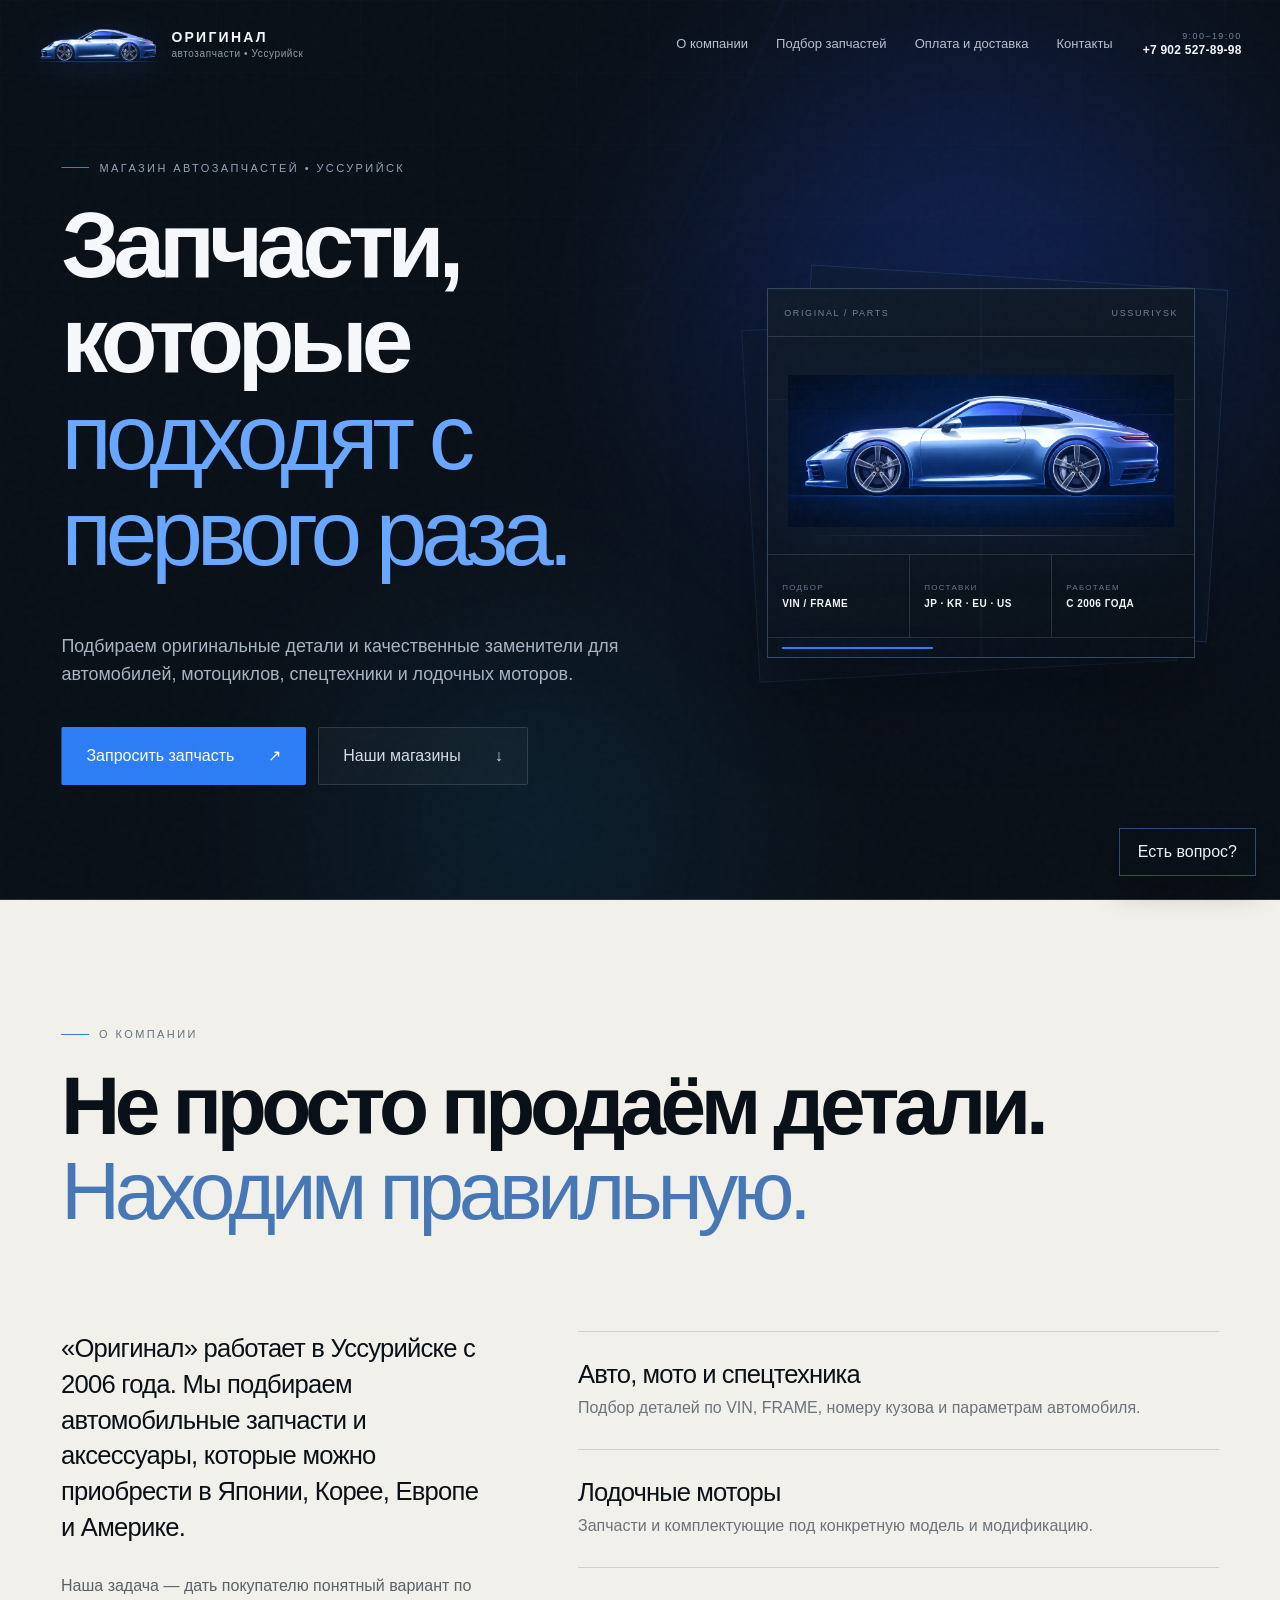
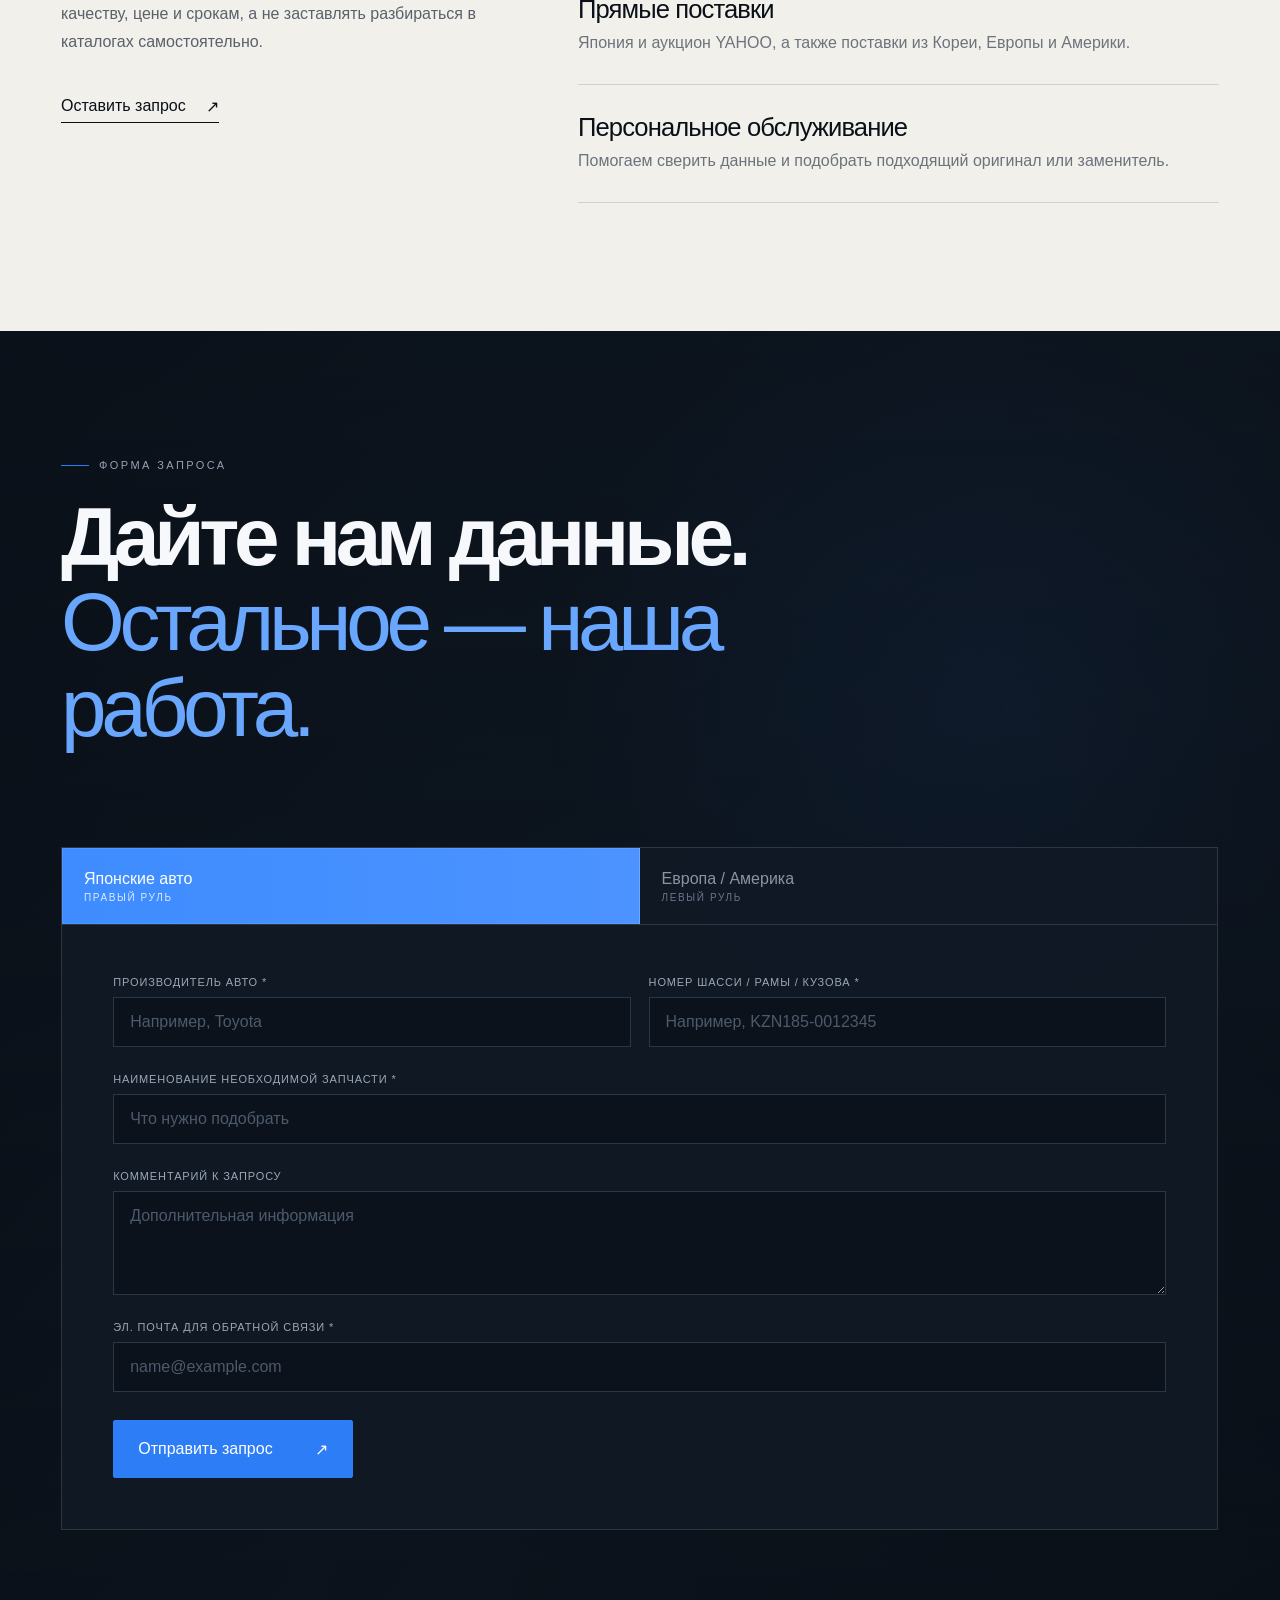
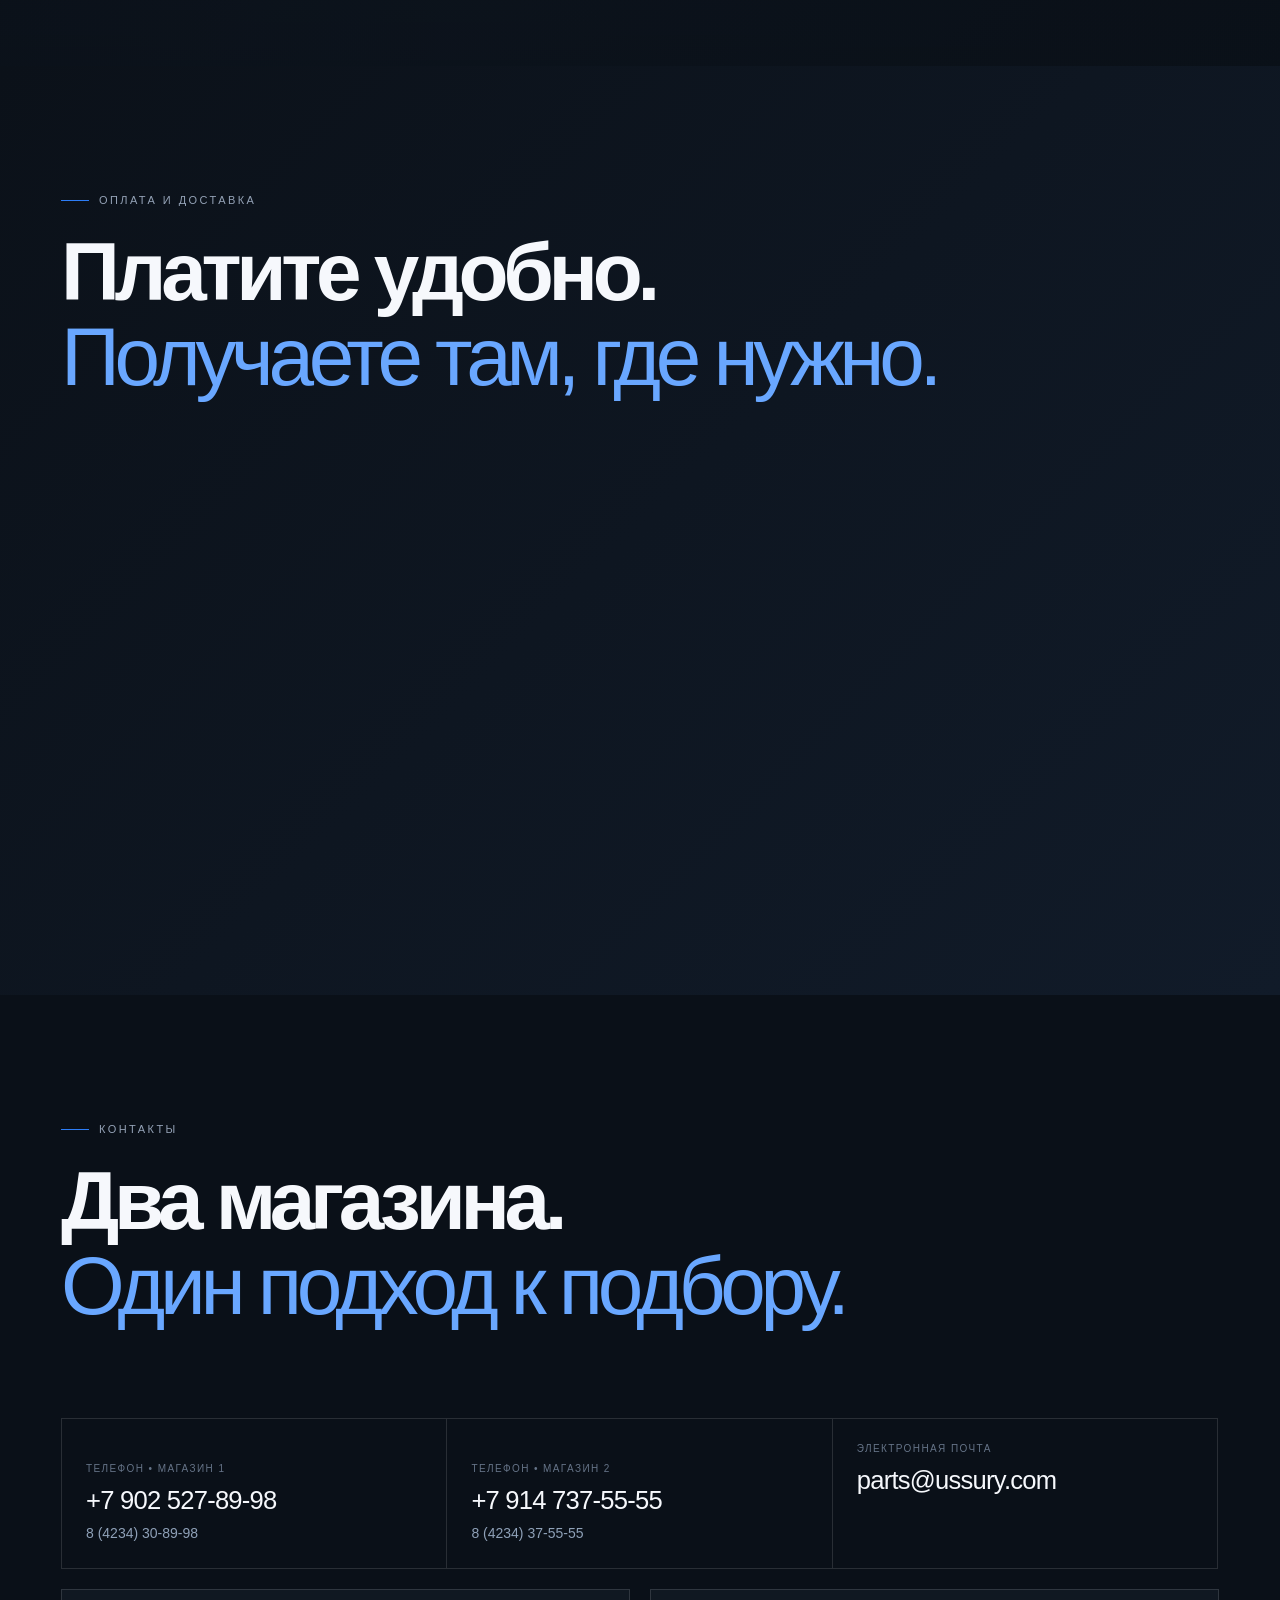
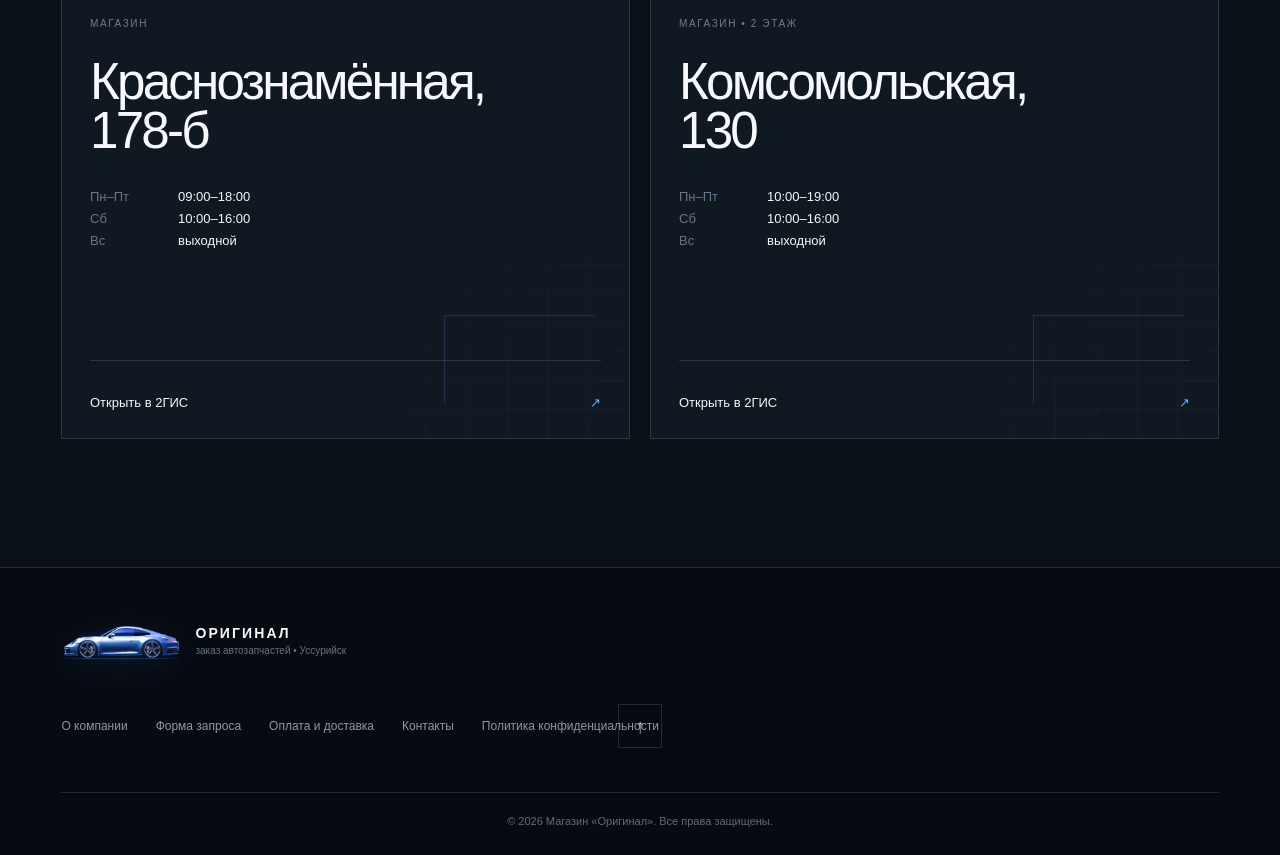
<file: index.html>
<!doctype html>
<html lang="ru">
<head>
  <meta charset="utf-8" />
  <meta name="viewport" content="width=device-width, initial-scale=1" />
  <meta name="theme-color" content="#0a1018" />
  <meta name="description" content="Оригинал — магазин автозапчастей в Уссурийске. Заказ запчастей для авто, мото, спецтехники и лодочных моторов. Поставки из Японии, Кореи, Европы и Америки." />
  <title>Оригинал — автозапчасти в Уссурийске</title>
  <link rel="icon" href="favicon.ico?v=32" sizes="any" />
  <link rel="icon" href="favicon.png?v=32" type="image/png" />
  <link rel="preload" as="image" href="car-logo.webp?v=32" type="image/webp" fetchpriority="high" />
  <link rel="preload" as="image" href="car-dossier.webp?v=32" type="image/webp" fetchpriority="high" />
    <script>
    if (window.matchMedia && window.matchMedia('(max-width: 760px)').matches) {
      document.documentElement.classList.add('mobile-intro-prep');
    }
  </script>
  <link rel="stylesheet" href="styles.css?v=32" />
</head>
<body class="home-page">
  <div class="noise" aria-hidden="true"></div>
  <div class="scroll-progress" aria-hidden="true"><span></span></div>

  <header class="site-header" id="top">
    <a class="brand" href="#hero" aria-label="Оригинал — на главную">
      <span class="brand-mark"><img src="car-logo.webp?v=32" alt="" fetchpriority="high" decoding="sync" /></span>
      <span class="brand-copy"><b>ОРИГИНАЛ</b><small>автозапчасти • Уссурийск</small></span>
    </a>

    <nav class="desktop-nav" aria-label="Основная навигация">
      <a href="#about">О компании</a>
      <a href="#request">Подбор запчастей</a>
      <a href="#delivery">Оплата и доставка</a>
      <a href="#contacts">Контакты</a>
    </nav>

    <div class="header-actions">
      <a class="header-phone js-phone" href="tel:+79025278998" data-copy="+7 902 527-89-98">
        <span>9:00–19:00</span>
        <strong>+7 902 527-89-98</strong>
      </a>
      <button class="menu-toggle" type="button" aria-label="Открыть меню" aria-expanded="false">
        <span></span><span></span>
      </button>
    </div>
  </header>

  <div class="mobile-menu" aria-hidden="true">
    <div class="mobile-menu-inner">
      <a href="#about">О компании</a>
      <a href="#request">Подбор запчастей</a>
      <a href="#delivery">Оплата и доставка</a>
            <a href="#contacts">Контакты</a>
      <button class="mobile-menu-question js-open-question" type="button" aria-controls="question-drawer" aria-expanded="false">Спросить продавца <span>↗</span></button>
      <a class="mobile-menu-phone" href="tel:+79025278998">Позвонить в магазин <span>↗</span></a>
    </div>
  </div>

  <main>
    <section class="hero" id="hero">
      <div class="hero-grid" aria-hidden="true"></div>
      <div class="hero-glow glow-one" aria-hidden="true"></div>
      <div class="hero-glow glow-two" aria-hidden="true"></div>

      <div class="hero-content reveal-on-load">
        <p class="eyebrow"><span></span> Магазин автозапчастей • Уссурийск</p>
        <h1>Запчасти, которые<br><em>подходят с первого раза.</em></h1>
        <p class="hero-lead">Подбираем оригинальные детали и качественные заменители для автомобилей, мотоциклов, спецтехники и лодочных моторов.</p>
        <div class="hero-cta">
          <a class="btn btn-primary" href="#parts-form" data-scroll-to-form><span>Запросить запчасть</span><i>↗</i></a>
          <a class="btn btn-ghost" href="#contacts"><span>Наши магазины</span><i>↓</i></a>
        </div>
      </div>

      <div class="hero-visual reveal-on-load" aria-label="Автомобиль и карточка подбора запчастей">
        <div class="vehicle-card-back back-one" aria-hidden="true"></div>
        <div class="vehicle-card-back back-two" aria-hidden="true"></div>
        <div class="vehicle-dossier">
          <div class="dossier-head"><span>ORIGINAL / PARTS</span><span>USSURIYSK</span></div>
          <div class="dossier-car"><img src="car-dossier.webp?v=32" alt="Спортивное купе — фирменный образ магазина Оригинал" width="960" height="378" loading="eager" decoding="sync" fetchpriority="high" /></div>
          <div class="dossier-grid">
            <div><small>ПОДБОР</small><b>VIN / FRAME</b></div>
            <div><small>ПОСТАВКИ</small><b>JP · KR · EU · US</b></div>
            <div><small>РАБОТАЕМ</small><b>С 2006 ГОДА</b></div>
          </div>
          <div class="dossier-line" aria-hidden="true"><span></span></div>
        </div>
      </div>
    </section>

    <section class="section section-light" id="about">
      <div class="section-heading reveal">
        <p class="eyebrow dark"><span></span> О компании</p>
        <h2>Не просто продаём детали.<br><em>Находим правильную.</em></h2>
      </div>

      <div class="about-grid">
        <div class="about-copy reveal">
          <p class="big-copy">«Оригинал» работает в Уссурийске с 2006 года. Мы подбираем автомобильные запчасти и аксессуары, которые можно приобрести в Японии, Корее, Европе и Америке.</p>
          <p>Наша задача — дать покупателю понятный вариант по качеству, цене и срокам, а не заставлять разбираться в каталогах самостоятельно.</p>
          <a class="text-link" href="#parts-form" data-scroll-to-form>Оставить запрос <span>↗</span></a>
        </div>

        <div class="service-stack">
          <article class="service-row reveal">
            <span class="service-num">01</span>
            <div><h3>Авто, мото и спецтехника</h3><p>Подбор деталей по VIN, FRAME, номеру кузова и параметрам автомобиля.</p></div>
          </article>
          <article class="service-row reveal">
            <span class="service-num">02</span>
            <div><h3>Лодочные моторы</h3><p>Запчасти и комплектующие под конкретную модель и модификацию.</p></div>
          </article>
          <article class="service-row reveal">
            <span class="service-num">03</span>
            <div><h3>Прямые поставки</h3><p>Япония и аукцион YAHOO, а также поставки из Кореи, Европы и Америки.</p></div>
          </article>
          <article class="service-row reveal">
            <span class="service-num">04</span>
            <div><h3>Персональное обслуживание</h3><p>Помогаем сверить данные и подобрать подходящий оригинал или заменитель.</p></div>
          </article>
        </div>
      </div>
    </section>

    <section class="section request-section" id="request">
      <div class="request-brand-cloud" aria-hidden="true">
        <span class="brand-icon brand-1"><img src="assets/logos/lexus.png" alt="" /></span>
        <span class="brand-icon brand-2"><img src="assets/logos/bmw.png" alt="" /></span>
        <span class="brand-icon brand-3"><img src="assets/logos/subaru.png" alt="" /></span>
        <span class="brand-icon brand-4"><img src="assets/logos/volvo.png" alt="" /></span>
        <span class="brand-icon brand-5"><img src="assets/logos/mitsubishi.png" alt="" /></span>
        <span class="brand-icon brand-6"><img src="assets/logos/volkswagen.png" alt="" /></span>
        <span class="brand-icon brand-7"><img src="assets/logos/mazda.png" alt="" /></span>
        <span class="brand-icon brand-8"><img src="assets/logos/chevrolet.png" alt="" /></span>
        <span class="brand-icon brand-9"><img src="assets/logos/ford.png" alt="" /></span>
        <span class="brand-icon brand-10"><img src="assets/logos/mercedes.png" alt="" /></span>
        <span class="brand-icon brand-11"><img src="assets/logos/lexus.png" alt="" /></span>
        <span class="brand-icon brand-12"><img src="assets/logos/volkswagen.png" alt="" /></span>
        <span class="brand-icon brand-13"><img src="assets/logos/mazda.png" alt="" /></span>
        <span class="brand-icon brand-14"><img src="assets/logos/bmw.png" alt="" /></span>
      </div>
      <div class="request-top">
        <div class="section-heading reveal">
          <p class="eyebrow"><span></span> Форма запроса</p>
          <h2>Дайте нам данные.<br><em>Остальное — наша работа.</em></h2>
        </div>
      </div>

      <div class="request-shell reveal" id="parts-form">
        <div class="request-tabs" role="tablist" aria-label="Тип автомобиля">
          <button class="request-tab active" type="button" role="tab" aria-selected="true" data-form="right">Японские авто <span>правый руль</span></button>
          <button class="request-tab" type="button" role="tab" aria-selected="false" data-form="left">Европа / Америка <span>левый руль</span></button>
        </div>

        <form class="part-form active" id="form-right" data-form-panel="right" novalidate>
          <div class="form-grid">
            <label><span>Производитель авто *</span><input type="text" name="manufacturer" required placeholder="Например, Toyota" /></label>
            <label><span>Номер шасси / рамы / кузова *</span><input type="text" name="frame" required placeholder="Например, KZN185-0012345" /></label>
            <label class="wide"><span>Наименование необходимой запчасти *</span><input type="text" name="part" required placeholder="Что нужно подобрать" /></label>
            <label class="wide"><span>Комментарий к запросу</span><textarea name="comment" rows="4" placeholder="Дополнительная информация"></textarea></label>
            <label class="wide"><span>Эл. почта для обратной связи *</span><input type="email" name="email" required placeholder="name@example.com" /></label>
          </div>
          <button class="btn btn-primary form-submit" type="submit"><span>Отправить запрос</span><i>↗</i></button>
        </form>

        <form class="part-form" id="form-left" data-form-panel="left" hidden novalidate>
          <div class="form-grid">
            <label><span>Производитель авто *</span><input type="text" name="manufacturer" required placeholder="Например, Ford" /></label>
            <label><span>Марка авто *</span><input type="text" name="model" required placeholder="Например, Focus" /></label>
            <label><span>Год выпуска *</span><input type="text" inputmode="numeric" name="year" required placeholder="2018" /></label>
            <label><span>VIN (17 знаков) *</span><input type="text" name="vin" minlength="17" maxlength="17" required placeholder="17 символов" /></label>
            <label><span>Модель двигателя *</span><input type="text" name="engine" required placeholder="Например, EcoBoost" /></label>
            <label><span>Объём двигателя *</span><input type="text" name="volume" required placeholder="Например, 1.5" /></label>
            <fieldset class="fuel"><legend>Тип топлива *</legend><label><input type="radio" name="fuel" value="Бензин" required /> Бензин</label><label><input type="radio" name="fuel" value="Дизель" required /> Дизель</label></fieldset>
            <label class="wide"><span>Наименование необходимой запчасти *</span><input type="text" name="part" required placeholder="Что нужно подобрать" /></label>
            <label class="wide"><span>Комментарий к запросу</span><textarea name="comment" rows="4" placeholder="Дополнительная информация"></textarea></label>
            <label class="wide"><span>Эл. почта для обратной связи *</span><input type="email" name="email" required placeholder="name@example.com" /></label>
          </div>
          <button class="btn btn-primary form-submit" type="submit"><span>Отправить запрос</span><i>↗</i></button>
        </form>
      </div>
    </section>

    <section class="section logistics" id="delivery">
      <div class="logistics-head reveal">
        <p class="eyebrow"><span></span> Оплата и доставка</p>
        <h2>Платите удобно.<br><em>Получаете там, где нужно.</em></h2>
      </div>

      <div class="logistics-grid">
        <div class="logistics-column reveal">
          <div class="logistics-title"><span>Оплата</span><b>01</b></div>
          <div class="logistics-item"><i>₽</i><div><h3>Наличный расчёт</h3><p>Оплата заказа в магазине.</p></div></div>
          <div class="logistics-item"><i>↔</i><div><h3>Безналичный расчёт</h3><p>Перевод по согласованным реквизитам.</p></div></div>
          <div class="logistics-item"><i>▭</i><div><h3>Банковская карта</h3><p>Оплата банковской картой.</p></div></div>
        </div>

        <div class="logistics-column reveal">
          <div class="logistics-title"><span>Доставка</span><b>02</b></div>
          <div class="logistics-item"><i>⌂</i><div><h3>Самовывоз</h3><p>Из одного из двух магазинов в Уссурийске.</p></div></div>
          <div class="logistics-item"><i>✉</i><div><h3>Почта России / EMS</h3><p>Отправка по России.</p></div></div>
          <div class="logistics-item"><i>→</i><div><h3>Транспортная компания</h3><p>Доставка через удобную транспортную компанию.</p></div></div>
        </div>
      </div>
    </section>

    <section class="section contacts" id="contacts">
      <div class="contacts-head reveal">
        <p class="eyebrow"><span></span> Контакты</p>
        <h2>Два магазина.<br><em>Один подход к подбору.</em></h2>
      </div>

      <div class="contacts-top reveal">
        <a class="contact-big js-phone" href="tel:+79025278998" data-copy="+7 902 527-89-98">
          <small>Телефон • магазин 1</small>
          <strong>+7 902 527-89-98</strong>
          <em>8 (4234) 30-89-98</em>
        </a>
        <a class="contact-big js-phone" href="tel:+79147375555" data-copy="+7 914 737-55-55">
          <small>Телефон • магазин 2</small>
          <strong>+7 914 737-55-55</strong>
          <em>8 (4234) 37-55-55</em>
        </a>
        <a class="contact-big" href="mailto:parts@ussury.com">
          <small>Электронная почта</small>
          <strong>parts@ussury.com</strong>
        </a>
      </div>

      <div class="store-grid">
        <article class="store-card reveal">
          <p class="store-label">Магазин</p>
          <h3>Краснознамённая,<br>178-б</h3>
          <div class="store-hours"><span>Пн–Пт</span><b>09:00–18:00</b><span>Сб</span><b>10:00–16:00</b><span>Вс</span><b>выходной</b></div>
          <a href="https://2gis.ru/ussuriysk/search/%D0%9A%D1%80%D0%B0%D1%81%D0%BD%D0%BE%D0%B7%D0%BD%D0%B0%D0%BC%D1%91%D0%BD%D0%BD%D0%B0%D1%8F%20178%D0%B1" target="_blank" rel="noopener">Открыть в 2ГИС <span>↗</span></a>
        </article>

        <article class="store-card reveal">
          <p class="store-label">Магазин • 2 этаж</p>
          <h3>Комсомольская,<br>130</h3>
          <div class="store-hours"><span>Пн–Пт</span><b>10:00–19:00</b><span>Сб</span><b>10:00–16:00</b><span>Вс</span><b>выходной</b></div>
          <a href="https://2gis.ru/ussuriysk/search/%D0%9A%D0%BE%D0%BC%D1%81%D0%BE%D0%BC%D0%BE%D0%BB%D1%8C%D1%81%D0%BA%D0%B0%D1%8F%20130" target="_blank" rel="noopener">Открыть в 2ГИС <span>↗</span></a>
        </article>
      </div>
    </section>
  </main>

  <footer class="footer">
    <div class="footer-brand">
      <span class="brand-mark"><img src="car-logo.webp?v=32" alt="" fetchpriority="high" decoding="sync" /></span>
      <div><b>ОРИГИНАЛ</b><small>заказ автозапчастей • Уссурийск</small></div>
    </div>
    <div class="footer-links"><a href="#about">О компании</a><a href="#request">Форма запроса</a><a href="#delivery">Оплата и доставка</a><a href="#contacts">Контакты</a><a href="privacy.html">Политика конфиденциальности</a><button class="back-to-top footer-center-top" type="button" aria-label="Плавно прокрутить наверх">↑</button></div>
    <div class="footer-bottom"><span>© 2026 Магазин «Оригинал». Все права защищены.</span></div>
  </footer>


  <button class="question-fab js-open-question" type="button" aria-controls="question-drawer" aria-expanded="false">Есть вопрос?</button>

  <div class="question-overlay js-question-close" hidden></div>
  <aside class="question-drawer" id="question-drawer" aria-hidden="true">
    <div class="question-drawer-head">
      <div>
        <p class="eyebrow dark"><span></span> Есть вопрос?</p>
        <h3>Спросите продавца</h3>
      </div>
      <button class="question-drawer-close js-question-close" type="button" aria-label="Закрыть диалог">×</button>
    </div>
    <p class="question-drawer-copy">Если пока не готовы оформлять запрос на конкретную деталь, просто задайте вопрос. Ответ придёт на указанную почту.</p>
    <form class="question-form question-form-drawer" id="question-form" novalidate>
      <label><span>Ваш вопрос *</span><textarea name="question" rows="6" required placeholder="Напишите вопрос продавцу"></textarea></label>
      <label><span>Эл. почта для обратной связи *</span><input type="email" name="email" required placeholder="name@example.com" /></label>
      <label class="anti-spam"><span>Проверка: 2 + 5 − 3 = ? *</span><input type="text" inputmode="numeric" name="check" required pattern="4" placeholder="Ответ" /></label>
      <button class="btn btn-dark form-submit" type="submit"><span>Отправить вопрос</span><i>↗</i></button>
    </form>
  </aside>

  <div class="toast" role="status" aria-live="polite">Номер скопирован</div>

  <script src="script.js?v=32"></script>
</body>
</html>
</file>
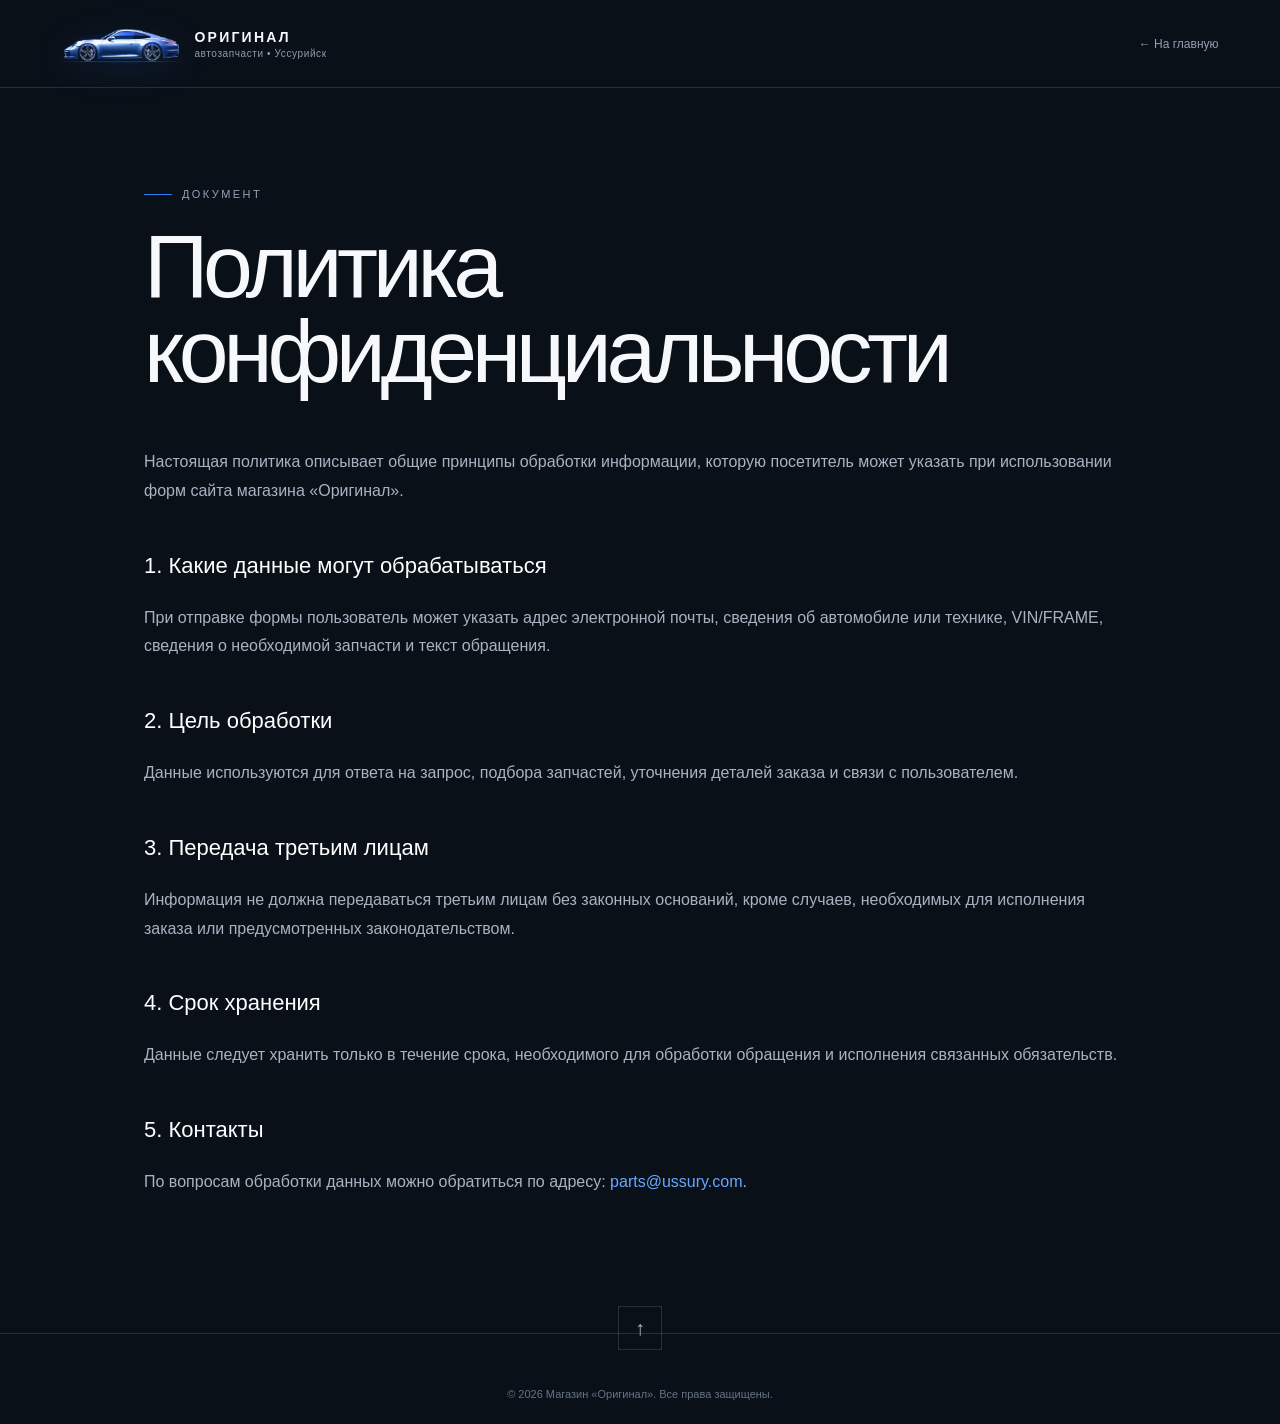
<file: privacy.html>
<!doctype html>
<html lang="ru">
<head>
  <meta charset="utf-8" />
  <meta name="viewport" content="width=device-width, initial-scale=1" />
  <meta name="theme-color" content="#0a1018" />
  <title>Политика конфиденциальности — Оригинал</title>
  <link rel="icon" href="favicon.ico?v=22" sizes="any" />
  <link rel="icon" href="favicon.png?v=22" type="image/png" />
  <link rel="preload" as="image" href="car-logo.png" fetchpriority="high" />
  <link rel="stylesheet" href="styles.css?v=22" />
</head>
<body class="privacy-body">
  <header class="privacy-header">
    <a class="brand" href="index.html" aria-label="Вернуться на главную"><span class="brand-mark"><img src="car-logo.webp?v=22" alt="" fetchpriority="high" decoding="sync" /></span><span class="brand-copy"><b>ОРИГИНАЛ</b><small>автозапчасти • Уссурийск</small></span></a>
    <a class="privacy-back" href="index.html">← На главную</a>
  </header>
  <main class="privacy-main">
    <p class="eyebrow"><span></span> Документ</p>
    <h1>Политика конфиденциальности</h1>
    <div class="privacy-content">
      <p>Настоящая политика описывает общие принципы обработки информации, которую посетитель может указать при использовании форм сайта магазина «Оригинал».</p>
      <h2>1. Какие данные могут обрабатываться</h2>
      <p>При отправке формы пользователь может указать адрес электронной почты, сведения об автомобиле или технике, VIN/FRAME, сведения о необходимой запчасти и текст обращения.</p>
      <h2>2. Цель обработки</h2>
      <p>Данные используются для ответа на запрос, подбора запчастей, уточнения деталей заказа и связи с пользователем.</p>
      <h2>3. Передача третьим лицам</h2>
      <p>Информация не должна передаваться третьим лицам без законных оснований, кроме случаев, необходимых для исполнения заказа или предусмотренных законодательством.</p>
      <h2>4. Срок хранения</h2>
      <p>Данные следует хранить только в течение срока, необходимого для обработки обращения и исполнения связанных обязательств.</p>
      <h2>5. Контакты</h2>
      <p>По вопросам обработки данных можно обратиться по адресу: <a href="mailto:parts@ussury.com">parts@ussury.com</a>.</p>
    </div>
  </main>
  <footer class="privacy-footer"><span>© 2026 Магазин «Оригинал». Все права защищены.</span><button class="back-to-top" type="button" aria-label="Плавно прокрутить наверх">↑</button></footer>
  <script src="script.js?v=22"></script>
</body>
</html>
</file>
<file: styles.css>
:root {
  --ink: #0a1018;
  --ink-2: #111923;
  --ink-3: #182230;
  --paper: #f2f0ea;
  --paper-2: #e8e5dd;
  --blue: #2d7df6;
  --blue-2: #69a7ff;
  --line: rgba(255,255,255,.13);
  --dark-line: rgba(10,16,24,.14);
  --muted: #8794a7;
  --max: 1460px;
  --ease: cubic-bezier(.22,.75,.23,1);
}

* { box-sizing: border-box; }
html { scroll-behavior: smooth; }
body { margin: 0; background: var(--ink); color: #f6f8fc; font-family: Inter, ui-sans-serif, -apple-system, BlinkMacSystemFont, "Segoe UI", Arial, sans-serif; -webkit-font-smoothing: antialiased; }
a { color: inherit; text-decoration: none; }
button, input, textarea { font: inherit; }
button { color: inherit; }
::selection { background: var(--blue); color: white; }

.noise { position: fixed; inset: 0; z-index: 100; pointer-events: none; opacity: .025; background-image: url("data:image/svg+xml,%3Csvg viewBox='0 0 160 160' xmlns='http://www.w3.org/2000/svg'%3E%3Cfilter id='n'%3E%3CfeTurbulence type='fractalNoise' baseFrequency='.9' numOctaves='3' stitchTiles='stitch'/%3E%3C/filter%3E%3Crect width='100%25' height='100%25' filter='url(%23n)' opacity='.8'/%3E%3C/svg%3E"); }
.scroll-progress { position: fixed; top: 0; left: 0; width: 100%; height: 2px; z-index: 120; background: transparent; }
.scroll-progress span { display: block; height: 100%; width: 0; background: var(--blue); }

.site-header { position: fixed; z-index: 90; top: 0; left: 0; right: 0; height: 88px; display: flex; align-items: center; justify-content: space-between; gap: 30px; padding: 0 clamp(20px, 3vw, 54px); border-bottom: 1px solid transparent; transition: background .35s ease, border-color .35s ease, backdrop-filter .35s ease; }
.site-header.scrolled { background: rgba(10,16,24,.84); backdrop-filter: blur(18px); border-bottom-color: var(--line); }
.brand { display: inline-flex; align-items: center; gap: 13px; min-width: max-content; }
.brand-mark { width: 102px; height: 30px; display: grid; place-items: center; overflow: visible; border: none; background: transparent; box-shadow: none; }
.brand-mark img { width: 100%; height: 100%; object-fit: contain; object-position: center; padding: 0; filter: saturate(.98) contrast(1.04) drop-shadow(0 6px 14px rgba(34,95,196,.16)); }
.brand-copy { display: grid; gap: 3px; }
.brand-copy b { font-size: 14px; letter-spacing: .16em; }
.brand-copy small { color: #8f9bac; font-size: 10px; letter-spacing: .06em; }
.desktop-nav { display: flex; align-items: center; gap: clamp(18px, 2.2vw, 38px); margin-left: auto; }
.desktop-nav a { color: #b8c1ce; font-size: 13px; transition: color .25s ease; }
.desktop-nav a:hover { color: white; }
.header-actions { display: flex; align-items: center; gap: 24px; }
.header-phone { display: grid; text-align: right; gap: 2px; }
.header-phone span { color: #768399; font-size: 9px; text-transform: uppercase; letter-spacing: .16em; }
.header-phone strong { font-size: 12px; letter-spacing: .02em; }
.menu-toggle { display: none; width: 48px; height: 48px; background: transparent; border: 1px solid var(--line); border-radius: 50%; padding: 0; cursor: pointer; position: relative; }
.menu-toggle span { position: absolute; left: 13px; width: 20px; height: 1px; background: white; transition: transform .3s ease, top .3s ease; }
.menu-toggle span:first-child { top: 20px; }
.menu-toggle span:last-child { top: 27px; }
.menu-toggle.active span:first-child { top: 18px; transform: translateY(5px); }
.menu-toggle.active span:last-child { top: 29px; transform: translateY(-5px); }

.mobile-menu { position: fixed; z-index: 80; inset: 0; background: rgba(10,16,24,.98); display: grid; align-items: center; padding: 110px 24px 40px; opacity: 0; visibility: hidden; pointer-events: none; transition: opacity .35s ease, visibility .35s ease; }
.mobile-menu.open { opacity: 1; visibility: visible; pointer-events: auto; }
.mobile-menu-inner { display: grid; gap: 0; }
.mobile-menu-inner > a { padding: 18px 0; border-bottom: 1px solid var(--line); font-size: clamp(28px, 7vw, 48px); letter-spacing: -.03em; }
.mobile-menu-phone { margin-top: 22px; display: flex; justify-content: space-between; color: var(--blue-2); font-size: 16px !important; }

.hero { min-height: 100svh; padding: 150px clamp(20px, 4.8vw, 76px) 38px; position: relative; overflow: hidden; display: grid; grid-template-columns: minmax(0,1.15fr) minmax(420px,.85fr); grid-template-rows: 1fr auto; column-gap: 40px; background: var(--ink); border-bottom: 1px solid var(--line); }
.hero-grid { position: absolute; inset: 0; opacity: .32; background-image: linear-gradient(rgba(80,120,175,.12) 1px, transparent 1px), linear-gradient(90deg, rgba(80,120,175,.12) 1px, transparent 1px); background-size: 72px 72px; mask-image: linear-gradient(to bottom, rgba(0,0,0,.75), transparent 90%); }
.hero-grid::after { content: ""; position: absolute; inset: 0; background: linear-gradient(115deg, transparent 0 46%, rgba(45,125,246,.12) 46.1% 46.25%, transparent 46.35% 100%); }
.hero-glow { position: absolute; border-radius: 50%; filter: blur(110px); opacity: .22; pointer-events: none; }
.glow-one { width: 540px; height: 540px; background: #2456ff; right: 3%; top: 5%; animation: drift 9s ease-in-out infinite alternate; }
.glow-two { width: 360px; height: 360px; background: #19b5ff; left: 28%; bottom: -12%; animation: drift 12s ease-in-out infinite alternate-reverse; opacity: .1; }
@keyframes drift { to { transform: translate3d(50px,-20px,0) scale(1.08); } }
.hero-content { position: relative; z-index: 2; align-self: center; max-width: 870px; }
.eyebrow { margin: 0 0 24px; color: #94a2b6; font-size: 11px; text-transform: uppercase; letter-spacing: .22em; display: flex; align-items: center; gap: 10px; }
.eyebrow span { width: 28px; height: 1px; background: var(--blue); }
.eyebrow.dark { color: #667181; }
.hero h1, .section-heading h2, .logistics-head h2, .contacts-head h2 { margin: 0; font-size: clamp(54px, 7.25vw, 122px); line-height: .91; letter-spacing: -.065em; font-weight: 600; }
.hero h1 em, .section-heading h2 em, .logistics-head h2 em, .contacts-head h2 em { font-style: normal; color: var(--blue-2); font-weight: 300; }
.hero-lead { max-width: 720px; color: #a9b4c4; font-size: clamp(17px,1.4vw,22px); line-height: 1.55; margin: 32px 0 0; }
.hero-cta { display: flex; flex-wrap: wrap; gap: 12px; margin-top: 38px; }
.btn { min-height: 58px; padding: 0 24px; border: 1px solid transparent; display: inline-flex; align-items: center; justify-content: space-between; gap: 34px; cursor: pointer; border-radius: 2px; transition: transform .32s var(--ease), background .32s ease, border-color .32s ease, color .32s ease; }
.btn:hover { transform: translateY(-2px); }
.btn i { font-style: normal; transition: transform .3s var(--ease); }
.btn:hover i { transform: translate(2px,-2px); }
.btn-primary { background: var(--blue); color: white; border-color: var(--blue); }
.btn-primary:hover { background: #438cf8; }
.btn-ghost { background: rgba(255,255,255,.03); border-color: var(--line); color: #d6dce6; }
.btn-ghost:hover { background: rgba(255,255,255,.07); }
.btn-dark { background: var(--ink); color: white; border-color: var(--ink); }

.hero-visual { align-self: center; justify-self: center; position: relative; width: min(38vw, 590px); min-height: 430px; z-index: 2; perspective: 1100px; }
.vehicle-card-back { position: absolute; inset: 9% 7%; border: 1px solid rgba(105,167,255,.16); background: rgba(18,31,49,.44); transform-origin: center; pointer-events: none; }
.vehicle-card-back.back-one { transform: translate(28px,-20px) rotate(3.5deg); }
.vehicle-card-back.back-two { transform: translate(-22px,22px) rotate(-3deg); opacity: .72; }
.vehicle-dossier { position: absolute; inset: 7% 6%; border: 1px solid rgba(132,173,232,.32); background: linear-gradient(160deg,rgba(17,28,43,.96),rgba(9,15,23,.96)); box-shadow: 0 34px 80px rgba(0,0,0,.38), inset 0 1px 0 rgba(255,255,255,.025); display: grid; grid-template-rows: auto 1fr auto auto; overflow: hidden; }
.vehicle-dossier::before { content: ""; position: absolute; inset: 0; background: linear-gradient(90deg,transparent 0 49.8%,rgba(105,167,255,.08) 50%,transparent 50.2% 100%), linear-gradient(0deg,transparent 0 69.8%,rgba(105,167,255,.07) 70%,transparent 70.2% 100%); pointer-events: none; }
.dossier-head { min-height: 48px; padding: 0 16px; display: flex; align-items: center; justify-content: space-between; border-bottom: 1px solid var(--line); color: #718097; font-size: 9px; letter-spacing: .18em; position: relative; z-index: 2; }
.dossier-car { display: grid; place-items: center; padding: 28px 20px 18px; position: relative; z-index: 2; }
.dossier-car::after { content: ""; position: absolute; left: 8%; right: 8%; bottom: 18px; height: 1px; background: linear-gradient(90deg,transparent,rgba(105,167,255,.34),transparent); }
.dossier-car img { width: min(100%,500px); height: auto; display: block; border: none; box-shadow: none; filter: drop-shadow(0 18px 38px rgba(21,58,120,.28)); }
.dossier-grid { display: grid; grid-template-columns: repeat(3,1fr); border-top: 1px solid var(--line); position: relative; z-index: 2; }
.dossier-grid > div { min-height: 82px; padding: 15px 14px; border-right: 1px solid var(--line); display: grid; align-content: center; gap: 6px; }
.dossier-grid > div:last-child { border-right: 0; }
.dossier-grid small { color: #66778e; font-size: 8px; letter-spacing: .16em; }
.dossier-grid b { font-size: 10px; letter-spacing: .05em; font-weight: 650; }
.dossier-line { height: 20px; border-top: 1px solid var(--line); padding: 9px 14px 0; position: relative; z-index: 2; }
.dossier-line span { display: block; height: 2px; width: 38%; background: var(--blue); box-shadow: 0 0 18px rgba(45,125,246,.42); animation: dossierScan 4.8s ease-in-out infinite alternate; }
@keyframes dossierScan { to { transform: translateX(160%); opacity: .55; } }
.hero-bottom { grid-column: 1/-1; z-index: 2; position: relative; display: grid; grid-template-columns: repeat(4,1fr); border-top: 1px solid var(--line); margin-top: 30px; }
.hero-stat { padding: 24px 22px 4px 0; border-right: 1px solid var(--line); }
.hero-stat:last-child { border-right: 0; padding-left: 22px; }
.hero-stat + .hero-stat { padding-left: 22px; }
.hero-stat b { display: block; font-size: clamp(24px,2.4vw,40px); font-weight: 500; letter-spacing: -.04em; }
.hero-stat span { color: #7c899c; font-size: 11px; }

/* New first-screen entrance: a calm horizontal sweep with separately staged content. */
.home-page .hero::after { content: ""; position: absolute; inset: 0; z-index: 12; pointer-events: none; background: linear-gradient(100deg,#0a1018 0%,#0d1725 58%,#173156 88%,rgba(23,49,86,.96) 100%); transform: translateX(0); }
.home-page.loaded .hero::after { transform: translateX(108%); transition: transform 1.05s cubic-bezier(.72,.02,.18,1); }
.home-page:not(.loaded) .site-header { opacity: 0; transform: translateY(-16px); }
.home-page.loaded .site-header { opacity: 1; transform: none; transition: opacity .55s ease .36s, transform .7s var(--ease) .36s, background .35s ease, border-color .35s ease, backdrop-filter .35s ease; }
.reveal-on-load { opacity: 0; }
.hero-content.reveal-on-load { transform: translateX(-34px); filter: blur(10px); clip-path: inset(0 14% 0 0); }
.hero-visual.reveal-on-load { transform: translateX(48px) rotateY(-7deg) scale(.965); filter: blur(8px); }
.hero-bottom.reveal-on-load { transform: scaleX(.92) translateY(10px); transform-origin: left center; clip-path: inset(0 100% 0 0); }
body.loaded .hero-content.reveal-on-load { opacity: 1; transform: none; filter: blur(0); clip-path: inset(0); transition: opacity .72s ease .22s, transform .92s var(--ease) .22s, filter .82s ease .22s, clip-path .92s var(--ease) .22s; }
body.loaded .hero-visual.reveal-on-load { opacity: 1; transform: none; filter: blur(0); transition: opacity .76s ease .42s, transform 1.02s var(--ease) .42s, filter .9s ease .42s; }
body.loaded .hero-bottom.reveal-on-load { opacity: 1; transform: none; clip-path: inset(0); transition: opacity .65s ease .63s, transform .9s var(--ease) .63s, clip-path 1s var(--ease) .63s; }

.capability-strip { display: grid; grid-template-columns: repeat(4,1fr); border-bottom: 1px solid var(--line); background: #0d141d; }
.capability-item { min-height: 84px; padding: 18px clamp(18px,2.2vw,38px); border-right: 1px solid var(--line); display: grid; align-content: center; gap: 7px; transition: background .3s ease; }
.capability-item:last-child { border-right: 0; }
.capability-item:hover { background: rgba(45,125,246,.055); }
.capability-item small { color: #5f6d82; font-size: 8px; letter-spacing: .18em; }
.capability-item b { color: #aeb9c8; font-size: 12px; font-weight: 600; letter-spacing: .035em; }

.section { padding: clamp(90px, 10vw, 160px) clamp(20px, 4.8vw, 76px); position: relative; overflow: hidden; }
.section-light { background: var(--paper); color: var(--ink); }
.section-index { position: absolute; right: clamp(20px,4.8vw,76px); top: clamp(32px,4vw,60px); font-size: 11px; letter-spacing: .18em; color: #718098; }
.section-light .section-index { color: #8d918f; }
.section-heading { max-width: 1120px; }
.section-heading h2, .logistics-head h2, .contacts-head h2 { font-size: clamp(48px, 6.4vw, 104px); }
.section-light .section-heading h2 em { color: #4777b5; }
.about-grid { display: grid; grid-template-columns: .8fr 1.2fr; gap: clamp(50px,7vw,120px); margin-top: 80px; align-items: start; }
.about-copy { position: sticky; top: 130px; }
.big-copy { font-size: clamp(22px,2vw,32px); line-height: 1.4; letter-spacing: -.03em; margin-top: 0; }
.about-copy > p:not(.big-copy) { color: #59616b; line-height: 1.75; max-width: 620px; }
.text-link { margin-top: 25px; display: inline-flex; gap: 20px; border-bottom: 1px solid var(--ink); padding-bottom: 6px; }
.service-stack { border-top: 1px solid var(--dark-line); }
.service-row { display: grid; grid-template-columns: 56px 1fr auto; gap: 20px; padding: 28px 0; border-bottom: 1px solid var(--dark-line); align-items: start; transition: padding .35s var(--ease), background .35s ease; }
.service-row:hover { padding-left: 14px; padding-right: 14px; background: rgba(45,125,246,.055); }
.service-num { color: #8b939d; font-size: 11px; }
.service-row h3 { margin: 0 0 7px; font-size: clamp(22px,2vw,31px); letter-spacing: -.035em; font-weight: 500; }
.service-row p { margin: 0; color: #6c737d; line-height: 1.55; max-width: 700px; }
.service-row i { font-style: normal; color: #79818c; }

.request-section { background: radial-gradient(circle at 78% 28%,rgba(45,125,246,.11),transparent 32%), linear-gradient(135deg,#0b121b 0%,#0e1722 58%,#0a1119 100%); isolation: isolate; }
.request-section::after { content: ""; position: absolute; inset: 0; z-index: 0; pointer-events: none; background: linear-gradient(180deg,rgba(10,16,24,.16),rgba(10,16,24,.58)), linear-gradient(90deg,rgba(10,16,24,.52),transparent 35%,rgba(10,16,24,.38)); }
.request-brand-cloud { position: absolute; inset: 0; z-index: 0; overflow: hidden; pointer-events: none; user-select: none; }
.request-brand-cloud span { position: absolute; display: block; color: rgba(111,170,255,.035); -webkit-text-stroke: 1px rgba(111,170,255,.11); font-weight: 700; letter-spacing: .08em; white-space: nowrap; filter: blur(.15px); text-shadow: 0 0 34px rgba(45,125,246,.035); animation: brandFloat 14s ease-in-out infinite alternate; }
.request-brand-cloud span:nth-child(1) { left: 4%; top: 14%; font-size: clamp(38px,5vw,86px); animation-duration: 16s; }
.request-brand-cloud span:nth-child(2) { left: 72%; top: 9%; font-size: clamp(44px,6vw,104px); animation-duration: 13s; animation-delay: -3s; }
.request-brand-cloud span:nth-child(3) { left: 44%; top: 23%; font-size: clamp(35px,4.7vw,82px); animation-duration: 18s; animation-delay: -8s; }
.request-brand-cloud span:nth-child(4) { left: 12%; top: 43%; font-size: clamp(34px,4.4vw,78px); animation-duration: 15s; animation-delay: -5s; }
.request-brand-cloud span:nth-child(5) { left: 62%; top: 41%; font-size: clamp(30px,4vw,70px); animation-duration: 17s; animation-delay: -10s; }
.request-brand-cloud span:nth-child(6) { left: 27%; top: 58%; font-size: clamp(28px,3.7vw,65px); animation-duration: 19s; animation-delay: -6s; }
.request-brand-cloud span:nth-child(7) { left: 80%; top: 62%; font-size: clamp(34px,4.3vw,76px); animation-duration: 14s; animation-delay: -9s; }
.request-brand-cloud span:nth-child(8) { left: 3%; top: 76%; font-size: clamp(28px,3.8vw,66px); animation-duration: 18s; animation-delay: -12s; }
.request-brand-cloud span:nth-child(9) { left: 52%; top: 80%; font-size: clamp(38px,5vw,88px); animation-duration: 16s; animation-delay: -7s; }
.request-brand-cloud span:nth-child(10) { left: 68%; top: 91%; font-size: clamp(24px,3.4vw,60px); animation-duration: 20s; animation-delay: -14s; }
@keyframes brandFloat { 0% { transform: translate3d(-10px,-5px,0) rotate(-1.3deg); opacity: .42; } 50% { opacity: .82; } 100% { transform: translate3d(30px,18px,0) rotate(1.15deg); opacity: .52; } }
.request-section .section-index, .request-top, .request-shell { position: relative; z-index: 2; }
.request-top { display: grid; grid-template-columns: 1fr 330px; gap: 40px; align-items: end; }
.section-note { color: #8d99aa; line-height: 1.6; font-size: 13px; }
.request-shell { max-width: 1180px; margin: 80px auto 0; border: 1px solid var(--line); background: rgba(16,25,37,.94); backdrop-filter: blur(9px); position: relative; scroll-margin-top: 112px; }
.request-tabs { display: grid; grid-template-columns: 1fr 1fr; border-bottom: 1px solid var(--line); }
.request-tab { min-height: 76px; padding: 12px 22px; border: 0; border-right: 1px solid var(--line); background: transparent; text-align: left; cursor: pointer; color: #8995a5; font-size: 16px; transition: background .25s ease, color .25s ease; }
.request-tab:last-child { border-right: 0; }
.request-tab span { display: block; font-size: 10px; text-transform: uppercase; letter-spacing: .16em; margin-top: 4px; color: #69778a; }
.request-tab.active { background: var(--blue); color: white; }
.request-tab.active span { color: #dceaff; }
.part-form { padding: clamp(26px,4vw,56px); animation: formIn .45s var(--ease); }
@keyframes formIn { from { opacity: 0; transform: translateY(8px); } to { opacity: 1; transform: none; } }
.form-grid { display: grid; grid-template-columns: repeat(2,1fr); gap: 26px 18px; }
.form-grid label, .question-form label { display: grid; gap: 9px; }
.form-grid label > span, .question-form label > span { color: #9ba8b8; font-size: 11px; text-transform: uppercase; letter-spacing: .08em; }
.form-grid .wide { grid-column: 1/-1; }
.form-grid input, .form-grid textarea, .question-form input, .question-form textarea { width: 100%; border: 1px solid #2a3748; border-radius: 0; background: #0b121b; color: white; padding: 15px 16px; outline: 0; transition: border-color .25s ease, background .25s ease; resize: vertical; }
.form-grid input:focus, .form-grid textarea:focus, .question-form input:focus, .question-form textarea:focus { border-color: var(--blue); background: #0d1622; }
.form-grid input::placeholder, .form-grid textarea::placeholder, .question-form input::placeholder, .question-form textarea::placeholder { color: #4d5a6b; }
.fuel { border: 1px solid #2a3748; padding: 13px 16px; margin: 0; display: flex; gap: 22px; align-items: center; }
.fuel legend { color: #9ba8b8; font-size: 11px; text-transform: uppercase; letter-spacing: .08em; padding: 0 6px; }
.fuel label { display: inline-flex; grid-template-columns: auto 1fr; align-items: center; gap: 7px; font-size: 14px; color: #c3ccd8; }
.fuel input { width: auto; }
.form-submit { margin-top: 28px; min-width: 240px; }
.form-grid label.has-error input, .form-grid label.has-error textarea, .question-form label.has-error input, .question-form label.has-error textarea, .fuel.has-error { border-color: #ff6b6b; box-shadow: 0 0 0 1px rgba(255,107,107,.12); }
.validation-message { color: #ff8a8a !important; font-size: 10px !important; letter-spacing: .04em !important; text-transform: none !important; margin-top: 1px; }
.fuel .validation-message { flex-basis: 100%; }
.fuel.has-error { flex-wrap: wrap; }

.logistics { background: linear-gradient(135deg, #0b1119 0%, #111b29 100%); }
.logistics-grid { display: grid; grid-template-columns: 1fr 1fr; gap: 28px; margin-top: 78px; }
.logistics-column { border: 1px solid var(--line); }
.logistics-title { min-height: 68px; display: flex; align-items: center; justify-content: space-between; padding: 0 24px; border-bottom: 1px solid var(--line); }
.logistics-title span { font-size: 12px; text-transform: uppercase; letter-spacing: .18em; color: #98a5b5; }
.logistics-title b { color: var(--blue); font-size: 12px; }
.logistics-item { display: grid; grid-template-columns: 58px 1fr; gap: 18px; align-items: center; padding: 24px; border-bottom: 1px solid var(--line); }
.logistics-item:last-child { border-bottom: 0; }
.logistics-item i { width: 52px; height: 52px; border-radius: 50%; border: 1px solid rgba(105,167,255,.35); display: grid; place-items: center; color: var(--blue-2); font-style: normal; font-size: 20px; }
.logistics-item h3 { margin: 0 0 5px; font-size: 20px; font-weight: 500; }
.logistics-item p { margin: 0; color: #8290a2; font-size: 13px; }

.question-layout { display: grid; grid-template-columns: 1fr .8fr; gap: clamp(50px,8vw,130px); align-items: start; }
.question-copy { max-width: 620px; margin-top: 30px; color: #626a75; line-height: 1.7; }
.question-form { display: grid; gap: 20px; padding-top: 46px; }
.question-form input, .question-form textarea { background: #e7e5df; color: var(--ink); border-color: #c9c7c0; }
.question-form input:focus, .question-form textarea:focus { background: #eeece7; }
.question-form input::placeholder, .question-form textarea::placeholder { color: #9a9a96; }
.question-form label > span { color: #626b76; }
.anti-spam { grid-template-columns: 1fr 130px; align-items: end; }
.anti-spam > span { align-self: center; }

.contacts { background: #0a1018; }
.contacts-top { display: grid; grid-template-columns: repeat(3,1fr); margin-top: 72px; border-top: 1px solid var(--line); border-left: 1px solid var(--line); }
.contact-big { min-height: 150px; padding: 24px; border-right: 1px solid var(--line); border-bottom: 1px solid var(--line); position: relative; display: flex; flex-direction: column; justify-content: flex-end; transition: background .3s ease; }
.contact-big:hover { background: rgba(45,125,246,.07); }
.contact-big small { color: #657387; font-size: 10px; text-transform: uppercase; letter-spacing: .14em; margin-bottom: 12px; }
.contact-big strong { font-size: clamp(19px,2vw,31px); font-weight: 500; letter-spacing: -.03em; }
.contact-big > span { position: absolute; right: 22px; top: 22px; color: var(--blue-2); }
.store-grid { display: grid; grid-template-columns: 1fr 1fr; gap: 20px; margin-top: 20px; }
.store-card { min-height: 450px; background: #101822; border: 1px solid var(--line); padding: 28px; position: relative; display: flex; flex-direction: column; overflow: hidden; }
.store-card::after { content: ""; position: absolute; width: 360px; height: 360px; border: 1px solid rgba(45,125,246,.13); border-radius: 50%; right: -170px; bottom: -170px; box-shadow: 0 0 0 42px rgba(45,125,246,.025), 0 0 0 84px rgba(45,125,246,.015); }
.store-no { position: absolute; top: 27px; right: 27px; color: var(--blue); font-size: 11px; letter-spacing: .16em; }
.store-label { margin: 0; color: #6f7d8e; font-size: 10px; text-transform: uppercase; letter-spacing: .16em; }
.store-card h3 { margin: 28px 0 34px; font-size: clamp(42px,4vw,68px); line-height: .96; font-weight: 500; letter-spacing: -.055em; }
.store-hours { display: grid; grid-template-columns: 70px 1fr; gap: 7px 18px; font-size: 13px; }
.store-hours span { color: #68778b; }
.store-hours b { font-weight: 500; }
.store-card > a { margin-top: auto; padding-top: 34px; font-size: 13px; display: flex; justify-content: space-between; border-top: 1px solid var(--line); z-index: 2; }
.store-card > a span { color: var(--blue-2); }
.landline-row { margin-top: 20px; border-top: 1px solid var(--line); border-bottom: 1px solid var(--line); padding: 22px 0; display: flex; gap: 40px; flex-wrap: wrap; align-items: center; }
.landline-row > span { color: #647287; font-size: 10px; text-transform: uppercase; letter-spacing: .16em; margin-right: auto; }
.landline-row a { font-size: 18px; }

.footer { background: #070b11; padding: 54px clamp(20px,4.8vw,76px) 28px; border-top: 1px solid var(--line); }
.footer-brand { display: flex; gap: 14px; align-items: center; }
.footer-brand > div { display: grid; gap: 4px; }
.footer-brand b { letter-spacing: .15em; font-size: 14px; }
.footer-brand small { color: #647287; font-size: 10px; }
.footer-links { display: flex; flex-wrap: wrap; gap: 16px 28px; margin: 44px 0; color: #8c98a9; font-size: 12px; }
.footer-links a:hover { color: white; }
.footer-bottom { border-top: 1px solid var(--line); padding-top: 22px; display: flex; justify-content: space-between; gap: 30px; color: #5f6b7c; font-size: 11px; }
.footer-bottom a { color: #9ba8ba; }
.back-to-top { width: 44px; height: 44px; border: 1px solid var(--line); background: transparent; color: #aeb8c6; display: grid; place-items: center; cursor: pointer; font-size: 20px; line-height: 1; transition: transform .3s var(--ease), border-color .3s ease, color .3s ease, background .3s ease; }
.back-to-top:hover { transform: translateY(-2px); border-color: rgba(105,167,255,.48); color: white; background: rgba(45,125,246,.07); }

.toast { position: fixed; left: 50%; bottom: 24px; transform: translate(-50%, 14px); background: #eaf2ff; color: #0c1521; padding: 12px 18px; font-size: 12px; border-radius: 2px; z-index: 200; opacity: 0; pointer-events: none; transition: opacity .25s ease, transform .25s ease; box-shadow: 0 14px 36px rgba(0,0,0,.28); }
.toast.show { opacity: 1; transform: translate(-50%,0); }

/* New scroll reveal system: focus + masked directional entrance instead of vertical fade-up. */
.reveal { opacity: 0; filter: blur(10px); clip-path: inset(0 0 16% 0); transform: scale(.985); transform-origin: center; transition: opacity .7s ease var(--reveal-delay,0ms), transform .95s var(--ease) var(--reveal-delay,0ms), filter .82s ease var(--reveal-delay,0ms), clip-path .92s var(--ease) var(--reveal-delay,0ms); will-change: opacity, transform, filter, clip-path; }
.reveal.reveal-left { transform: translateX(-42px) scale(.985); clip-path: inset(0 12% 0 0); }
.reveal.reveal-right { transform: translateX(42px) scale(.985); clip-path: inset(0 0 0 12%); }
.reveal.reveal-focus { transform: scale(.955); clip-path: inset(7% 4% 7% 4%); }
.reveal.visible { opacity: 1; filter: blur(0); transform: none; clip-path: inset(0); }

.privacy-body { min-height: 100vh; background: var(--ink); }
.privacy-header { height: 88px; padding: 0 clamp(20px,4.8vw,76px); display: flex; align-items: center; justify-content: space-between; border-bottom: 1px solid var(--line); }
.privacy-back { color: #93a0b2; font-size: 12px; }
.privacy-main { max-width: 1040px; margin: 0 auto; padding: 100px 24px 120px; }
.privacy-main h1 { margin: 0 0 54px; font-size: clamp(48px,7vw,94px); line-height: .95; letter-spacing: -.06em; font-weight: 500; }
.privacy-content { color: #a8b3c2; line-height: 1.8; }
.privacy-content h2 { color: white; font-size: 22px; margin-top: 40px; font-weight: 500; }
.privacy-content a { color: var(--blue-2); }
.privacy-footer { padding: 24px clamp(20px,4.8vw,76px); border-top: 1px solid var(--line); color: #667486; font-size: 11px; display: flex; align-items: center; justify-content: space-between; gap: 24px; }

@media (max-width: 1180px) {
  .desktop-nav, .header-phone { display: none; }
  .menu-toggle { display: block; }
  .hero { grid-template-columns: 1fr 390px; }
  .hero h1 { font-size: clamp(54px,7.5vw,90px); }
  .hero-visual { width: min(42vw,500px); min-height: 390px; }
  .contacts-top { grid-template-columns: 1fr; }
  .contact-big { min-height: 120px; }
}

@media (max-width: 900px) {
  .site-header { height: 76px; }
  .hero { min-height: auto; padding-top: 130px; grid-template-columns: 1fr; grid-template-rows: auto auto auto; gap: 54px; }
  .hero-content { max-width: none; }
  .hero h1 { font-size: clamp(52px,11vw,90px); }
  .hero-visual { width: min(86vw,560px); min-height: 430px; justify-self: center; }
  .hero-bottom { grid-template-columns: 1fr 1fr; }
  .hero-stat:nth-child(2) { border-right: 0; }
  .hero-stat:nth-child(3), .hero-stat:nth-child(4) { border-top: 1px solid var(--line); }
  .about-grid { grid-template-columns: 1fr; }
  .about-copy { position: static; }
  .request-top, .question-layout { grid-template-columns: 1fr; }
  .request-top .section-note { max-width: 560px; }
  .logistics-grid, .store-grid { grid-template-columns: 1fr; }
  .question-form { padding-top: 0; }
  .capability-strip { grid-template-columns: 1fr 1fr; }
  .capability-item:nth-child(2) { border-right: 0; }
  .capability-item:nth-child(-n+2) { border-bottom: 1px solid var(--line); }
}

@media (max-width: 620px) {
  .brand-mark { width: 88px; height: 26px; }
  .brand-copy small { display: none; }
  .hero { padding-left: 18px; padding-right: 18px; padding-bottom: 26px; gap: 42px; }
  .hero h1 { font-size: clamp(48px,14vw,74px); }
  .hero-lead { font-size: 16px; }
  .hero-cta { display: grid; }
  .btn { width: 100%; }
  .hero-visual { width: 94vw; min-height: 455px; margin-left: -3vw; }
  .dossier-grid { grid-template-columns: 1fr; }
  .dossier-grid > div { min-height: 58px; border-right: 0; border-bottom: 1px solid var(--line); }
  .dossier-grid > div:last-child { border-bottom: 0; }
  .dossier-car { padding: 20px 12px 14px; }
  .hero-bottom { grid-template-columns: 1fr; }
  .hero-stat, .hero-stat + .hero-stat, .hero-stat:last-child { padding: 18px 0; border-right: 0; border-top: 1px solid var(--line); }
  .section { padding-left: 18px; padding-right: 18px; }
  .section-heading h2, .logistics-head h2, .contacts-head h2 { font-size: clamp(44px,12vw,68px); }
  .about-grid, .request-shell, .logistics-grid, .store-grid { margin-top: 50px; }
  .service-row { grid-template-columns: 36px 1fr; }
  .service-row i { display: none; }
  .request-tabs { grid-template-columns: 1fr; }
  .request-tab { border-right: 0; border-bottom: 1px solid var(--line); }
  .request-tab:last-child { border-bottom: 0; }
  .form-grid { grid-template-columns: 1fr; }
  .form-grid .wide { grid-column: auto; }
  .anti-spam { grid-template-columns: 1fr; }
  .store-card { min-height: 400px; padding: 22px; }
  .store-card h3 { font-size: 48px; }
  .landline-row { display: grid; gap: 12px; }
  .capability-strip { grid-template-columns: 1fr; }
  .capability-item, .capability-item:nth-child(2) { border-right: 0; border-bottom: 1px solid var(--line); }
  .capability-item:last-child { border-bottom: 0; }
  .footer-bottom { flex-direction: column; align-items: flex-start; }
  .request-brand-cloud span { opacity: .56; }
  .privacy-footer { align-items: flex-end; }
}

@media (prefers-reduced-motion: reduce) {
  html { scroll-behavior: auto; }
  /* Regular scroll reveals may be reduced, but the explicitly requested first-screen intro stays available. */
  .reveal:not(.reveal-on-load) { opacity: 1 !important; filter: none !important; transform: none !important; clip-path: none !important; }
}

/* ===== v5 refinements ===== */
.header-question {
  min-height: 42px;
  padding: 0 16px;
  border: 1px solid rgba(105,167,255,.24);
  background: rgba(255,255,255,.025);
  color: #d9e2f0;
  font-size: 12px;
  letter-spacing: .02em;
  cursor: pointer;
  transition: background .3s ease, border-color .3s ease, transform .3s var(--ease), color .3s ease;
}
.header-question:hover { transform: translateY(-1px); border-color: rgba(105,167,255,.5); background: rgba(45,125,246,.08); color: white; }
.mobile-menu-question {
  margin-top: 22px;
  padding: 18px 0;
  border: 0;
  border-bottom: 1px solid var(--line);
  background: transparent;
  color: white;
  font-size: clamp(28px, 7vw, 48px);
  letter-spacing: -.03em;
  text-align: left;
  display: flex;
  justify-content: space-between;
  align-items: center;
}
.mobile-menu-question span { color: var(--blue-2); }

.brand-mark img,
.dossier-car img {
  image-rendering: auto;
  filter: saturate(1.01) contrast(1.06) drop-shadow(0 14px 28px rgba(27,74,155,.14));
}
.dossier-car img { max-width: 94%; }

.hero-bottom {
  margin-top: 18px;
  border: 1px solid var(--line);
  background: linear-gradient(180deg, rgba(13,20,31,.88), rgba(10,16,24,.76));
  backdrop-filter: blur(10px);
}
.hero-stat { padding: 28px 24px; }
.hero-stat b { margin-bottom: 12px; }

.capability-strip {
  padding: 22px clamp(20px,4.8vw,76px) 34px;
  background: linear-gradient(180deg, #0a1018 0%, #0d141d 100%);
  border-bottom: 1px solid rgba(255,255,255,.06);
}
.capability-strip-inner {
  max-width: var(--max);
  margin: 0 auto;
  display: grid;
  grid-template-columns: repeat(4,1fr);
  border: 1px solid var(--line);
  background: rgba(14,22,33,.9);
  box-shadow: 0 20px 40px rgba(0,0,0,.16);
}
.capability-item { padding: 28px 24px; min-height: 118px; }
.capability-item b { max-width: 220px; line-height: 1.35; }

.request-brand-cloud {
  mask-image: linear-gradient(to bottom, rgba(0,0,0,.9), rgba(0,0,0,.68));
}
.request-brand-cloud .brand-icon {
  position: absolute;
  display: grid;
  place-items: center;
  width: clamp(72px, 9vw, 124px);
  height: clamp(72px, 9vw, 124px);
  color: rgba(111,170,255,.18);
  opacity: .08;
  animation: brandPulse 9s ease-in-out infinite;
  transform: none !important;
  filter: drop-shadow(0 0 18px rgba(45,125,246,.09));
}
.request-brand-cloud .brand-icon svg {
  width: 100%;
  height: 100%;
  stroke: currentColor;
  stroke-width: 3.2;
  stroke-linecap: round;
  stroke-linejoin: round;
}
.request-brand-cloud .brand-icon:nth-child(1) { left: 8%; top: 14%; }
.request-brand-cloud .brand-icon:nth-child(2) { left: 73%; top: 10%; width: clamp(92px, 10vw, 132px); height: clamp(92px, 10vw, 132px); animation-delay: -1.2s; }
.request-brand-cloud .brand-icon:nth-child(3) { left: 43%; top: 22%; animation-delay: -2.7s; }
.request-brand-cloud .brand-icon:nth-child(4) { left: 15%; top: 48%; animation-delay: -4s; }
.request-brand-cloud .brand-icon:nth-child(5) { left: 66%; top: 44%; animation-delay: -5.5s; width: clamp(84px, 9.4vw, 120px); height: clamp(84px, 9.4vw, 120px); }
.request-brand-cloud .brand-icon:nth-child(6) { left: 30%; top: 62%; animation-delay: -3.2s; }
.request-brand-cloud .brand-icon:nth-child(7) { left: 79%; top: 71%; animation-delay: -6.7s; }
.request-brand-cloud .brand-icon:nth-child(8) { left: 6%; top: 78%; animation-delay: -7.8s; width: clamp(90px, 9.8vw, 132px); height: clamp(90px, 9.8vw, 132px); }
@keyframes brandPulse {
  0%, 100% { opacity: .05; transform: scale(.94); }
  50% { opacity: .22; transform: scale(1.02); }
}

.contact-big em {
  margin-top: 9px;
  color: #8fa1b8;
  font-style: normal;
  font-size: 14px;
  line-height: 1.4;
}

.question-fab {
  position: fixed;
  right: 24px;
  bottom: 24px;
  z-index: 96;
  min-height: 48px;
  padding: 0 18px;
  border: 1px solid rgba(105,167,255,.4);
  background: rgba(10,16,24,.86);
  color: #eef4ff;
  cursor: pointer;
  backdrop-filter: blur(16px);
  box-shadow: 0 14px 30px rgba(0,0,0,.25);
  transition: transform .3s var(--ease), border-color .3s ease, background .3s ease;
}
.question-fab:hover { transform: translateY(-2px); background: rgba(19,30,45,.95); border-color: rgba(105,167,255,.7); }
.question-overlay {
  position: fixed;
  inset: 0;
  background: rgba(6,10,18,.58);
  backdrop-filter: blur(3px);
  z-index: 137;
  opacity: 0;
  visibility: hidden;
  transition: opacity .28s ease, visibility .28s ease;
}
.question-overlay.open { opacity: 1; visibility: visible; }
.question-drawer {
  position: fixed;
  top: 0;
  right: 0;
  width: min(560px, 100%);
  height: 100svh;
  background: var(--paper);
  color: var(--ink);
  z-index: 138;
  transform: translateX(100%);
  transition: transform .42s var(--ease);
  padding: 108px 28px 28px;
  overflow-y: auto;
  box-shadow: -24px 0 60px rgba(0,0,0,.28);
}
.question-drawer.open { transform: translateX(0); }
.question-drawer-head { display: flex; justify-content: space-between; align-items: flex-start; gap: 18px; }
.question-drawer-head .eyebrow { margin-bottom: 16px; }
.question-drawer-head h3 { margin: 0; font-size: clamp(34px, 4vw, 56px); line-height: .95; letter-spacing: -.05em; font-weight: 600; }
.question-drawer-close {
  flex: 0 0 auto;
  width: 42px;
  height: 42px;
  border: 1px solid rgba(10,16,24,.14);
  background: transparent;
  font-size: 28px;
  line-height: 1;
  cursor: pointer;
}
.question-drawer-copy { margin: 22px 0 0; color: #626a75; line-height: 1.7; max-width: 470px; }
.question-form-drawer { padding-top: 26px; }
.question-form-drawer .btn { width: 100%; justify-content: space-between; }
.question-form-drawer .btn-dark { background: var(--ink); border-color: var(--ink); }
body.question-open { overflow: hidden; }

@media (max-width: 1180px) {
  .header-question { display: none; }
}
@media (max-width: 900px) {
  .capability-strip { padding-top: 18px; padding-bottom: 24px; }
  .capability-strip-inner { grid-template-columns: 1fr 1fr; }
  .question-fab { right: 18px; bottom: 18px; }
}
@media (max-width: 700px) {
  .capability-strip-inner { grid-template-columns: 1fr; }
  .question-drawer { padding: 92px 18px 22px; }
  .question-fab { left: 18px; right: 18px; width: auto; }
}

/* ===== v6 fixes ===== */
.capability-strip-inner {
  width: 100%;
  max-width: none;
  grid-template-columns: repeat(4, minmax(0, 1fr));
}

.service-row {
  grid-template-columns: 56px minmax(0, 1fr);
}
.service-row i {
  display: none !important;
}

.request-section .section-index {
  display: none;
}

.request-brand-cloud {
  mask-image: linear-gradient(to bottom, rgba(0,0,0,.96), rgba(0,0,0,.76));
}
.request-brand-cloud .brand-icon {
  color: rgba(183, 210, 255, .18);
  opacity: 0;
  filter: drop-shadow(0 0 16px rgba(45,125,246,.08));
  animation: brandPulseFast 5.8s ease-in-out infinite;
}
.request-brand-cloud .brand-icon svg {
  stroke-width: 2.6;
}
.request-brand-cloud .brand-icon:nth-child(1) { left: 7%; top: 12%; width: clamp(88px, 9.4vw, 128px); height: clamp(88px, 9.4vw, 128px); animation-delay: -.2s; }
.request-brand-cloud .brand-icon:nth-child(2) { left: 70%; top: 9%; width: clamp(92px, 10vw, 134px); height: clamp(92px, 10vw, 134px); animation-delay: -.9s; animation-duration: 5.2s; }
.request-brand-cloud .brand-icon:nth-child(3) { left: 42%; top: 18%; width: clamp(84px, 8.7vw, 118px); height: clamp(84px, 8.7vw, 118px); animation-delay: -1.5s; animation-duration: 6s; }
.request-brand-cloud .brand-icon:nth-child(4) { left: 14%; top: 40%; width: clamp(80px, 8.2vw, 112px); height: clamp(80px, 8.2vw, 112px); animation-delay: -2.2s; animation-duration: 5s; }
.request-brand-cloud .brand-icon:nth-child(5) { left: 64%; top: 38%; width: clamp(78px, 8vw, 110px); height: clamp(78px, 8vw, 110px); animation-delay: -3.1s; }
.request-brand-cloud .brand-icon:nth-child(6) { left: 28%; top: 57%; width: clamp(92px, 9.8vw, 132px); height: clamp(92px, 9.8vw, 132px); animation-delay: -1.1s; animation-duration: 6.2s; }
.request-brand-cloud .brand-icon:nth-child(7) { left: 80%; top: 60%; width: clamp(86px, 8.8vw, 120px); height: clamp(86px, 8.8vw, 120px); animation-delay: -4s; animation-duration: 4.9s; }
.request-brand-cloud .brand-icon:nth-child(8) { left: 8%; top: 74%; width: clamp(96px, 10vw, 136px); height: clamp(96px, 10vw, 136px); animation-delay: -2.7s; }
.request-brand-cloud .brand-icon:nth-child(9) { left: 48%; top: 75%; width: clamp(82px, 8.4vw, 116px); height: clamp(82px, 8.4vw, 116px); animation-delay: -4.6s; animation-duration: 5.4s; }
.request-brand-cloud .brand-icon:nth-child(10) { left: 73%; top: 82%; width: clamp(74px, 7.7vw, 106px); height: clamp(74px, 7.7vw, 106px); animation-delay: -5.1s; animation-duration: 4.8s; }

@keyframes brandPulseFast {
  0%, 100% { opacity: 0; }
  18% { opacity: .05; }
  45% { opacity: .17; }
  72% { opacity: .06; }
}

.contact-big > span,
.store-no,
.store-card > a span {
  display: none !important;
}
.store-card > a {
  justify-content: flex-start;
}

.question-overlay {
  pointer-events: none;
}
.question-overlay.open {
  pointer-events: auto;
}
.question-drawer {
  opacity: 0;
  visibility: hidden;
  pointer-events: none;
  transition: transform .42s var(--ease), opacity .34s ease, visibility 0s linear .42s;
}
.question-drawer.open {
  opacity: 1;
  visibility: visible;
  pointer-events: auto;
  transition: transform .42s var(--ease), opacity .34s ease, visibility 0s linear 0s;
}

@media (max-width: 700px) {
  .service-row {
    grid-template-columns: 36px minmax(0, 1fr);
  }
}

/* ===== v7 fixes ===== */
.section-index,
.service-num,
.logistics-title b,
.store-no {
  display: none !important;
}

.service-row {
  grid-template-columns: minmax(0, 1fr) !important;
  gap: 0 !important;
}
.service-row:hover {
  padding-left: 0 !important;
  padding-right: 0 !important;
}

.hero h1,
.section-heading h2,
.logistics-head h2,
.contacts-head h2 {
  line-height: 1.01;
  overflow: visible;
}
.hero h1 em,
.section-heading h2 em,
.logistics-head h2 em,
.contacts-head h2 em {
  display: inline-block;
  line-height: 1.04;
  padding-bottom: .08em;
}

.request-brand-cloud {
  mask-image: linear-gradient(to bottom, rgba(0,0,0,.98), rgba(0,0,0,.84));
}
.request-brand-cloud .brand-icon {
  color: rgba(196, 219, 255, .24);
  opacity: 0;
  animation: brandPulseDense 4.25s ease-in-out infinite;
  filter: drop-shadow(0 0 12px rgba(45,125,246,.08));
}
.request-brand-cloud .brand-icon svg {
  stroke-width: 2.35;
}
.request-brand-cloud .brand-icon:nth-child(1) { animation-delay: 0s; animation-duration: 4.4s; }
.request-brand-cloud .brand-icon:nth-child(2) { animation-delay: -.35s; animation-duration: 3.9s; }
.request-brand-cloud .brand-icon:nth-child(3) { animation-delay: -.8s; animation-duration: 4.8s; }
.request-brand-cloud .brand-icon:nth-child(4) { animation-delay: -1.15s; animation-duration: 4.1s; }
.request-brand-cloud .brand-icon:nth-child(5) { animation-delay: -1.6s; animation-duration: 4.7s; }
.request-brand-cloud .brand-icon:nth-child(6) { animation-delay: -2s; animation-duration: 3.8s; }
.request-brand-cloud .brand-icon:nth-child(7) { animation-delay: -2.45s; animation-duration: 4.2s; }
.request-brand-cloud .brand-icon:nth-child(8) { animation-delay: -2.9s; animation-duration: 4.9s; }
.request-brand-cloud .brand-icon:nth-child(9) { animation-delay: -3.25s; animation-duration: 4s; }
.request-brand-cloud .brand-icon:nth-child(10) { animation-delay: -3.7s; animation-duration: 4.6s; }
@keyframes brandPulseDense {
  0%, 100% { opacity: 0; transform: scale(.94); }
  14% { opacity: .06; }
  34% { opacity: .18; }
  52% { opacity: .3; transform: scale(1); }
  74% { opacity: .1; }
}

.store-card::before {
  content: "";
  position: absolute;
  right: -8%;
  bottom: 16%;
  width: 62%;
  height: 1px;
  background: linear-gradient(90deg, transparent, rgba(105,167,255,.22), transparent);
  transform: rotate(-28deg);
  opacity: .8;
}
.store-card::after {
  content: "";
  position: absolute;
  right: -14%;
  bottom: -12%;
  width: 58%;
  height: 58%;
  border: none;
  border-radius: 0;
  box-shadow: none;
  background:
    linear-gradient(145deg, rgba(105,167,255,.08), transparent 52%),
    linear-gradient(145deg, transparent 0 48%, rgba(105,167,255,.08) 48.3% 49%, transparent 49.3% 100%);
  transform: skew(-18deg) rotate(-4deg);
  opacity: .92;
}

.store-card > a {
  justify-content: space-between;
}
.store-card > a span {
  display: inline !important;
  color: var(--blue-2) !important;
}

.footer-bottom,
.privacy-footer {
  position: relative;
  justify-content: center;
  align-items: center;
  text-align: center;
  padding-top: 54px;
}
.footer-bottom > span,
.privacy-footer > span {
  width: 100%;
  text-align: center;
}
.footer-bottom .back-to-top,
.privacy-footer .back-to-top {
  position: absolute;
  left: 50%;
  top: 0;
  transform: translate(-50%, -50%);
}
.footer-bottom .back-to-top:hover,
.privacy-footer .back-to-top:hover {
  transform: translate(-50%, calc(-50% - 2px));
}

@media (max-width: 700px) {
  .footer-bottom,
  .privacy-footer {
    padding-top: 50px;
  }
}


/* ===== v8 fixes ===== */
.brand-mark {
  width: 118px;
  height: 34px;
}
.brand-mark img {
  object-fit: contain;
  filter: saturate(1.02) contrast(1.02) drop-shadow(0 7px 16px rgba(34,95,196,.15));
}
.dossier-car img {
  width: min(100%, 520px);
}

.request-tabs {
  position: relative;
  isolation: isolate;
  overflow: hidden;
}
.request-tabs::before {
  content: "";
  position: absolute;
  inset: 0 auto 0 0;
  width: 50%;
  background: linear-gradient(90deg, #3e8cff 0%, #4c93ff 100%);
  box-shadow: inset 0 0 0 1px rgba(255,255,255,.08);
  transition: transform .6s var(--ease), box-shadow .45s ease, background .45s ease;
  z-index: 0;
}
.request-tabs[data-active="1"]::before {
  transform: translateX(100%);
}
.request-tab {
  position: relative;
  z-index: 1;
  background: transparent !important;
  transition: color .38s ease;
}
.request-tab span {
  transition: color .38s ease;
}
.request-tab:not(.active):hover {
  color: #c7d2e2;
}

.request-brand-cloud {
  pointer-events: none;
  mask-image: linear-gradient(to bottom, rgba(0,0,0,.98), rgba(0,0,0,.84));
}
.request-brand-cloud .brand-icon {
  color: rgba(214,229,255,.34);
  opacity: 0;
  animation: brandPulseDenseV8 3.25s ease-in-out infinite;
  filter: drop-shadow(0 0 16px rgba(45,125,246,.10));
}
.request-brand-cloud .brand-icon svg {
  stroke: currentColor;
  stroke-width: 2.3;
  stroke-linecap: round;
  stroke-linejoin: round;
}
.request-brand-cloud .brand-icon:nth-child(1) { left: 7%; top: 10%; width: clamp(92px, 10vw, 138px); height: clamp(92px, 10vw, 138px); animation-delay: 0s; }
.request-brand-cloud .brand-icon:nth-child(2) { left: 72%; top: 7%; width: clamp(102px, 10.8vw, 146px); height: clamp(102px, 10.8vw, 146px); animation-delay: -.35s; }
.request-brand-cloud .brand-icon:nth-child(3) { left: 44%; top: 18%; width: clamp(94px, 10vw, 134px); height: clamp(94px, 10vw, 134px); animation-delay: -.8s; }
.request-brand-cloud .brand-icon:nth-child(4) { left: 16%; top: 38%; width: clamp(88px, 9.3vw, 126px); height: clamp(88px, 9.3vw, 126px); animation-delay: -1.15s; }
.request-brand-cloud .brand-icon:nth-child(5) { left: 65%; top: 36%; width: clamp(90px, 9.5vw, 130px); height: clamp(90px, 9.5vw, 130px); animation-delay: -1.5s; }
.request-brand-cloud .brand-icon:nth-child(6) { left: 28%; top: 55%; width: clamp(98px, 10.3vw, 140px); height: clamp(98px, 10.3vw, 140px); animation-delay: -1.9s; }
.request-brand-cloud .brand-icon:nth-child(7) { left: 79%; top: 58%; width: clamp(86px, 9vw, 122px); height: clamp(86px, 9vw, 122px); animation-delay: -2.25s; }
.request-brand-cloud .brand-icon:nth-child(8) { left: 7%; top: 74%; width: clamp(98px, 10.4vw, 140px); height: clamp(98px, 10.4vw, 140px); animation-delay: -2.55s; }
.request-brand-cloud .brand-icon:nth-child(9) { left: 49%; top: 75%; width: clamp(84px, 8.9vw, 120px); height: clamp(84px, 8.9vw, 120px); animation-delay: -2.95s; }
.request-brand-cloud .brand-icon:nth-child(10) { left: 72%; top: 82%; width: clamp(92px, 9.8vw, 132px); height: clamp(92px, 9.8vw, 132px); animation-delay: -3.25s; }
.request-brand-cloud .brand-icon:nth-child(11) { left: 34%; top: 34%; width: clamp(78px, 8.4vw, 114px); height: clamp(78px, 8.4vw, 114px); animation-delay: -1.35s; }
.request-brand-cloud .brand-icon:nth-child(12) { left: 58%; top: 60%; width: clamp(82px, 8.7vw, 118px); height: clamp(82px, 8.7vw, 118px); animation-delay: -2.7s; }
@keyframes brandPulseDenseV8 {
  0%, 100% { opacity: 0; }
  12% { opacity: .08; }
  36% { opacity: .24; }
  56% { opacity: .38; }
  78% { opacity: .12; }
}

.store-card::before {
  right: -6%;
  bottom: 18%;
  width: 66%;
  background: linear-gradient(90deg, transparent, rgba(105,167,255,.24), transparent);
  transform: rotate(-22deg);
}
.store-card::after {
  right: -9%;
  bottom: -10%;
  width: 54%;
  height: 54%;
  background:
    linear-gradient(145deg, rgba(105,167,255,.07), transparent 48%),
    linear-gradient(180deg, transparent 0 43%, rgba(105,167,255,.07) 43.4% 44%, transparent 44.4% 100%),
    linear-gradient(145deg, transparent 0 54%, rgba(105,167,255,.08) 54.4% 55%, transparent 55.4% 100%);
  transform: skew(-16deg) rotate(-6deg);
}

.question-drawer {
  padding: 74px 28px 28px;
}
.question-drawer-head .eyebrow {
  margin-bottom: 12px;
}
.question-drawer-copy {
  margin-top: 16px;
}
.question-form-drawer {
  padding-top: 20px;
}
.question-drawer-close {
  margin-top: -6px;
}

.footer-bottom .back-to-top,
.privacy-footer .back-to-top {
  top: -6px;
  transform: translate(-50%, -50%);
}
.footer-bottom .back-to-top:hover,
.privacy-footer .back-to-top:hover {
  transform: translate(-50%, calc(-50% - 2px));
}

@media (max-width: 620px) {
  .request-tabs::before {
    width: 100%;
    height: 50%;
    inset: 0 0 auto 0;
  }
  .request-tabs[data-active="1"]::before {
    transform: translateY(100%);
  }
}

@media (max-width: 700px) {
  .question-drawer {
    padding: 64px 18px 22px;
  }
  .footer-bottom .back-to-top,
  .privacy-footer .back-to-top {
    top: -10px;
  }
}

/* ===== v9 final accumulated fixes ===== */
/* Actual monochrome brand emblems from the supplied reference image. */
.request-brand-cloud {
  z-index: 1 !important;
  inset: 0 !important;
  overflow: hidden;
  mask-image: linear-gradient(to bottom, rgba(0,0,0,.98), rgba(0,0,0,.90));
}
.request-section::after { z-index: 0; }
.request-section .request-top,
.request-section .request-shell { position: relative; z-index: 2; }
.request-brand-cloud .brand-icon {
  position: absolute !important;
  display: grid !important;
  place-items: center;
  width: clamp(86px, 8.4vw, 128px) !important;
  height: clamp(62px, 7.5vw, 112px) !important;
  opacity: 0;
  color: transparent !important;
  filter: none !important;
  transform: none !important;
  animation: realBrandFade 3.05s ease-in-out infinite !important;
  will-change: opacity;
}
.request-brand-cloud .brand-icon img {
  display: block;
  max-width: 100%;
  max-height: 100%;
  width: auto;
  height: auto;
  opacity: .96;
  filter: drop-shadow(0 0 12px rgba(105,167,255,.16));
}
.request-brand-cloud .brand-1  { left: 5% !important;  top: 7% !important;  animation-delay: 0s !important; }
.request-brand-cloud .brand-2  { left: 73% !important; top: 5% !important;  animation-delay: -.22s !important; }
.request-brand-cloud .brand-3  { left: 42% !important; top: 14% !important; animation-delay: -.47s !important; }
.request-brand-cloud .brand-4  { left: 15% !important; top: 31% !important; animation-delay: -.72s !important; }
.request-brand-cloud .brand-5  { left: 65% !important; top: 30% !important; animation-delay: -.97s !important; }
.request-brand-cloud .brand-6  { left: 30% !important; top: 48% !important; animation-delay: -1.22s !important; }
.request-brand-cloud .brand-7  { left: 80% !important; top: 49% !important; animation-delay: -1.47s !important; }
.request-brand-cloud .brand-8  { left: 6% !important;  top: 66% !important; animation-delay: -1.72s !important; }
.request-brand-cloud .brand-9  { left: 49% !important; top: 68% !important; animation-delay: -1.97s !important; }
.request-brand-cloud .brand-10 { left: 72% !important; top: 80% !important; animation-delay: -2.22s !important; }
.request-brand-cloud .brand-11 { left: 33% !important; top: 77% !important; animation-delay: -2.47s !important; }
.request-brand-cloud .brand-12 { left: 57% !important; top: 43% !important; animation-delay: -2.72s !important; }
.request-brand-cloud .brand-13 { left: 21% !important; top: 18% !important; animation-delay: -2.88s !important; }
.request-brand-cloud .brand-14 { left: 84% !important; top: 20% !important; animation-delay: -1.1s !important; }
@keyframes realBrandFade {
  0%, 100% { opacity: 0; }
  13% { opacity: .08; }
  32% { opacity: .28; }
  50% { opacity: .42; }
  70% { opacity: .22; }
  86% { opacity: .04; }
}

/* Switching between request forms must not trigger scroll anchoring/jumps. */
.request-shell,
.request-tabs,
.part-form { overflow-anchor: none; }
.request-tabs::before { transition: transform .7s cubic-bezier(.22,.75,.23,1), background .45s ease !important; }
.request-tab { transition: color .5s ease, opacity .5s ease !important; }
.request-tab span { transition: color .5s ease !important; }

/* Replace triangular decoration on store cards with a calm technical grid/corner motif. */
.store-card::before {
  content: "" !important;
  position: absolute !important;
  right: 0 !important;
  bottom: 0 !important;
  width: 43% !important;
  height: 42% !important;
  background:
    repeating-linear-gradient(0deg, transparent 0 27px, rgba(105,167,255,.075) 28px 29px),
    repeating-linear-gradient(90deg, transparent 0 39px, rgba(105,167,255,.065) 40px 41px) !important;
  transform: none !important;
  opacity: .68 !important;
  mask-image: linear-gradient(135deg, transparent 5%, rgba(0,0,0,.85) 58%, #000 100%);
  pointer-events: none;
}
.store-card::after {
  content: "" !important;
  position: absolute !important;
  right: 34px !important;
  bottom: 34px !important;
  width: 150px !important;
  height: 88px !important;
  border: 0 !important;
  border-top: 1px solid rgba(105,167,255,.18) !important;
  border-left: 1px solid rgba(105,167,255,.18) !important;
  border-radius: 0 !important;
  box-shadow: none !important;
  background: none !important;
  transform: none !important;
  opacity: .9 !important;
  pointer-events: none;
}

/* The main up-arrow sits on the same horizontal level as the footer links/policy. */
.footer-links { position: relative; align-items: center; min-height: 44px; }
.footer-center-top {
  position: absolute !important;
  left: 50% !important;
  top: 50% !important;
  transform: translate(-50%, -50%) !important;
  margin: 0 !important;
}
.footer-center-top:hover { transform: translate(-50%, calc(-50% - 2px)) !important; }
.footer-bottom { padding-top: 22px !important; }
.footer-bottom > span { text-align: center; }

@media (max-width: 700px) {
  .request-brand-cloud .brand-icon {
    width: 76px !important;
    height: 62px !important;
  }
  .footer-center-top {
    position: static !important;
    transform: none !important;
    margin-left: auto !important;
  }
  .footer-center-top:hover { transform: translateY(-2px) !important; }
}

/* ===== v10 final refinements ===== */
/* The four hero statistics were intentionally removed from the page. */
.hero {
  grid-template-rows: 1fr;
  padding-bottom: 64px;
}

/* Brand emblems: slower and less frequent fade cycle. */
.request-brand-cloud .brand-icon {
  animation-name: realBrandFadeSlow !important;
  animation-duration: 10.5s !important;
  animation-timing-function: ease-in-out !important;
  animation-iteration-count: infinite !important;
}
.request-brand-cloud .brand-1  { animation-delay: 0s !important; }
.request-brand-cloud .brand-2  { animation-delay: -1.1s !important; }
.request-brand-cloud .brand-3  { animation-delay: -2.2s !important; }
.request-brand-cloud .brand-4  { animation-delay: -3.3s !important; }
.request-brand-cloud .brand-5  { animation-delay: -4.4s !important; }
.request-brand-cloud .brand-6  { animation-delay: -5.5s !important; }
.request-brand-cloud .brand-7  { animation-delay: -6.6s !important; }
.request-brand-cloud .brand-8  { animation-delay: -7.7s !important; }
.request-brand-cloud .brand-9  { animation-delay: -8.8s !important; }
.request-brand-cloud .brand-10 { animation-delay: -9.9s !important; }
.request-brand-cloud .brand-11 { animation-delay: -2.75s !important; }
.request-brand-cloud .brand-12 { animation-delay: -5.05s !important; }
.request-brand-cloud .brand-13 { animation-delay: -7.25s !important; }
.request-brand-cloud .brand-14 { animation-delay: -9.35s !important; }
@keyframes realBrandFadeSlow {
  0%, 18%, 100% { opacity: 0; }
  31% { opacity: .10; }
  43% { opacity: .30; }
  53% { opacity: .38; }
  64% { opacity: .22; }
  76% { opacity: .06; }
  84% { opacity: 0; }
}

/* Stable request area: switching tabs should never change the viewport position. */
.request-shell {
  min-height: var(--request-shell-min-height, auto);
  overflow-anchor: none !important;
}
.request-shell .part-form,
.request-tabs,
.request-tab {
  overflow-anchor: none !important;
}

/* Animate the technical squares/grid on store cards, without moving content. */
.store-card::before {
  animation: storeGridMotion 10s ease-in-out infinite alternate !important;
  background-position: 0 0, 0 0 !important;
  will-change: opacity, background-position;
}
.store-card::after {
  animation: storeCornerMotion 6.5s ease-in-out infinite !important;
  transform-origin: right bottom !important;
  will-change: opacity, transform;
}
.store-card:nth-child(2)::before { animation-delay: -3.4s !important; }
.store-card:nth-child(2)::after { animation-delay: -2.1s !important; }
@keyframes storeGridMotion {
  0% { opacity: .44; background-position: 0 0, 0 0; }
  50% { opacity: .72; }
  100% { opacity: .50; background-position: 0 18px, 22px 0; }
}
@keyframes storeCornerMotion {
  0%, 100% { opacity: .42 !important; transform: translate(0,0) scale(.98) !important; }
  50% { opacity: .92 !important; transform: translate(-5px,-4px) scale(1.02) !important; }
}

/* New existing sports-car logo: Porsche 911-inspired side profile. */
.brand-mark img,
.dossier-car img {
  image-rendering: auto;
}

/* Email block no longer has helper copy below the address. */
.contact-big[href^="mailto:"] strong {
  margin-bottom: 0;
}

/* v10.1: no permanent equal-height form area; viewport itself is locked during switching. */
.request-shell { min-height: 0 !important; }

/* Calmer emblem cadence: each emblem appears slowly, then stays absent for longer. */
.request-brand-cloud .brand-icon {
  animation-duration: 12s !important;
}
.request-brand-cloud .brand-1  { animation-delay: 0s !important; }
.request-brand-cloud .brand-2  { animation-delay: -1.65s !important; }
.request-brand-cloud .brand-3  { animation-delay: -3.3s !important; }
.request-brand-cloud .brand-4  { animation-delay: -4.95s !important; }
.request-brand-cloud .brand-5  { animation-delay: -6.6s !important; }
.request-brand-cloud .brand-6  { animation-delay: -8.25s !important; }
.request-brand-cloud .brand-7  { animation-delay: -9.9s !important; }
.request-brand-cloud .brand-8  { animation-delay: -11.55s !important; }
.request-brand-cloud .brand-9  { animation-delay: -2.45s !important; }
.request-brand-cloud .brand-10 { animation-delay: -5.75s !important; }
.request-brand-cloud .brand-11 { animation-delay: -8.95s !important; }
.request-brand-cloud .brand-12 { animation-delay: -1.05s !important; }
.request-brand-cloud .brand-13 { animation-delay: -4.15s !important; }
.request-brand-cloud .brand-14 { animation-delay: -7.35s !important; }
@keyframes realBrandFadeSlow {
  0%, 24%, 100% { opacity: 0; }
  34% { opacity: .08; }
  43% { opacity: .24; }
  50% { opacity: .38; }
  57% { opacity: .24; }
  66% { opacity: .08; }
  74% { opacity: 0; }
}


/* ===== v10.2 logo + smoother brand fade ===== */
.brand-mark { width: 112px !important; height: 34px !important; }
.brand-mark img { width: 100% !important; height: 100% !important; object-fit: contain !important; object-position: center !important; }
.dossier-car img { width: min(100%, 560px) !important; max-width: 100% !important; }
.request-brand-cloud .brand-icon {
  animation-name: realBrandFadeFluid !important;
  animation-duration: 14s !important;
  animation-timing-function: cubic-bezier(.42,0,.22,1) !important;
  animation-iteration-count: infinite !important;
}
@keyframes realBrandFadeFluid {
  0%, 20%, 100% { opacity: 0; }
  30% { opacity: .04; }
  40% { opacity: .18; }
  50% { opacity: .34; }
  60% { opacity: .18; }
  70% { opacity: .04; }
  80% { opacity: 0; }
}


/* ===== v12 accumulated fixes ===== */
/* 1) Only the car remains in the logo: transparent asset, no own background. */
.brand-mark,
.brand-mark::before,
.brand-mark::after {
  background: transparent !important;
  box-shadow: none !important;
}
.brand-mark img {
  background: transparent !important;
  filter: drop-shadow(0 7px 16px rgba(34,95,196,.18)) !important;
}

/* 2) Smooth emblem fade: no stepped hold, just a gentle fade in / fade out. */
.request-brand-cloud .brand-icon {
  animation-name: realBrandFadeContinuous !important;
  animation-duration: 18s !important;
  animation-timing-function: ease-in-out !important;
  animation-iteration-count: infinite !important;
  will-change: opacity !important;
}
.request-brand-cloud .brand-icon img {
  opacity: .9 !important;
  filter: drop-shadow(0 0 10px rgba(105,167,255,.12)) !important;
}
.request-brand-cloud .brand-1  { animation-delay: 0s !important; }
.request-brand-cloud .brand-2  { animation-delay: -1.3s !important; }
.request-brand-cloud .brand-3  { animation-delay: -2.6s !important; }
.request-brand-cloud .brand-4  { animation-delay: -3.9s !important; }
.request-brand-cloud .brand-5  { animation-delay: -5.2s !important; }
.request-brand-cloud .brand-6  { animation-delay: -6.5s !important; }
.request-brand-cloud .brand-7  { animation-delay: -7.8s !important; }
.request-brand-cloud .brand-8  { animation-delay: -9.1s !important; }
.request-brand-cloud .brand-9  { animation-delay: -10.4s !important; }
.request-brand-cloud .brand-10 { animation-delay: -11.7s !important; }
.request-brand-cloud .brand-11 { animation-delay: -13s !important; }
.request-brand-cloud .brand-12 { animation-delay: -14.3s !important; }
.request-brand-cloud .brand-13 { animation-delay: -15.6s !important; }
.request-brand-cloud .brand-14 { animation-delay: -16.9s !important; }
@keyframes realBrandFadeContinuous {
  0% { opacity: 0; }
  50% { opacity: .30; }
  100% { opacity: 0; }
}

/* 3) Big blue headings: give descenders more room so У / Р / У do not get cut off. */
.section-heading h2,
.logistics-head h2,
.contacts-head h2 {
  line-height: .98 !important;
  overflow: visible !important;
}
.section-heading h2 em,
.logistics-head h2 em,
.contacts-head h2 em {
  display: inline-block;
  padding-bottom: .12em;
  margin-bottom: -.05em;
}

/* 4) Question drawer: smoother, slower slide-in and less empty space above content. */
.question-overlay {
  transition: opacity .52s ease, visibility .52s ease !important;
}
.question-drawer {
  transform: translateX(calc(100% + 18px)) scale(.985) !important;
  transition: transform .72s cubic-bezier(.16,1,.3,1), opacity .58s ease, visibility 0s linear .72s !important;
  padding: 58px 28px 28px !important;
}
.question-drawer.open {
  transform: translateX(0) scale(1) !important;
  transition: transform .72s cubic-bezier(.16,1,.3,1), opacity .58s ease, visibility 0s linear 0s !important;
}
.question-drawer-head .eyebrow { margin-bottom: 10px !important; }
.question-drawer-copy { margin-top: 12px !important; }
.question-form-drawer { padding-top: 16px !important; }
@media (max-width: 700px) {
  .question-drawer { padding: 46px 18px 20px !important; }
}

/* 5) Stronger, more visible technical-square animation on store cards. */
.store-card::before {
  animation: storeGridMotionStrong 5.8s ease-in-out infinite alternate !important;
  opacity: .6 !important;
}
.store-card::after {
  animation: storeCornerMotionStrong 4.2s ease-in-out infinite !important;
  opacity: 1 !important;
}
.store-card:nth-child(2)::before { animation-delay: -2.6s !important; }
.store-card:nth-child(2)::after { animation-delay: -1.5s !important; }
@keyframes storeGridMotionStrong {
  0% { opacity: .34; background-position: 0 0, 0 0; }
  50% { opacity: .86; }
  100% { opacity: .48; background-position: 0 28px, 34px 0; }
}
@keyframes storeCornerMotionStrong {
  0%, 100% { opacity: .34 !important; transform: translate(0,0) scale(.96) !important; }
  50% { opacity: 1 !important; transform: translate(-10px,-7px) scale(1.05) !important; }
}

/* 6) Keep mail card clean — the extra helper line was removed. */
.contact-big[href^="mailto:"] em { display: none !important; }


/* ===== v13 requested fixes ===== */
/* Remove the top stat strip under the hero. */
.hero-bottom { display: none !important; }
.hero { padding-bottom: clamp(72px, 8vw, 112px) !important; }

/* Give descenders more room so the lowercase/italic у is never clipped. */
.hero h1,
.section-heading h2,
.logistics-head h2,
.contacts-head h2 {
  line-height: 1.03 !important;
  overflow: visible !important;
}
.hero h1 em,
.section-heading h2 em,
.logistics-head h2 em,
.contacts-head h2 em {
  display: inline-block !important;
  padding-bottom: .18em !important;
  margin-bottom: -.02em !important;
}

/* Subtle motion for the hero car. */
.dossier-car {
  overflow: visible !important;
}
.dossier-car img {
  animation: dossierCarCruise 5.6s ease-in-out infinite !important;
  will-change: transform, filter !important;
}
@keyframes dossierCarCruise {
  0%, 100% {
    transform: translate3d(0, 0, 0);
    filter: drop-shadow(0 18px 38px rgba(21,58,120,.28));
  }
  50% {
    transform: translate3d(10px, 0, 0);
    filter: drop-shadow(0 22px 42px rgba(28,78,158,.34));
  }
}

/* Browser/site logo visual sizing. */
.brand-mark { width: 120px !important; height: 38px !important; }
.brand-mark img { width: 100% !important; height: 100% !important; object-fit: contain !important; }
@media (max-width: 760px) {
  .brand-mark { width: 106px !important; height: 34px !important; }
}

/* Brand emblems: slower, smoother, distributed higher and lower across the request block. */
.request-section {
  padding-bottom: clamp(128px, 10vw, 170px) !important;
}
.request-shell {
  margin-bottom: 8px !important;
}
.request-brand-cloud {
  inset: 0 !important;
}
.request-brand-cloud .brand-icon {
  width: clamp(82px, 8.8vw, 124px) !important;
  height: clamp(82px, 8.8vw, 124px) !important;
  opacity: 0 !important;
  animation-name: realBrandFadeBalanced !important;
  animation-duration: 24s !important;
  animation-timing-function: ease-in-out !important;
  animation-iteration-count: infinite !important;
  animation-fill-mode: both !important;
  transform: none !important;
  will-change: opacity !important;
}
.request-brand-cloud .brand-icon img {
  opacity: .94 !important;
  filter: grayscale(1) brightness(1.2) contrast(.88) drop-shadow(0 0 12px rgba(105,167,255,.12)) !important;
}
@keyframes realBrandFadeBalanced {
  0%   { opacity: 0; }
  16%  { opacity: .14; }
  32%  { opacity: .28; }
  50%  { opacity: .36; }
  68%  { opacity: .28; }
  84%  { opacity: .14; }
  100% { opacity: 0; }
}
.request-brand-cloud .brand-1  { left: 6%  !important; top: 8%  !important;  animation-delay: 0s !important; }
.request-brand-cloud .brand-2  { left: 73% !important; top: 6%  !important;  animation-delay: -1.8s !important; }
.request-brand-cloud .brand-3  { left: 43% !important; top: 17% !important; animation-delay: -3.6s !important; }
.request-brand-cloud .brand-4  { left: 14% !important; top: 29% !important; animation-delay: -5.4s !important; }
.request-brand-cloud .brand-5  { left: 66% !important; top: 31% !important; animation-delay: -7.2s !important; }
.request-brand-cloud .brand-6  { left: 31% !important; top: 44% !important; animation-delay: -9s !important; }
.request-brand-cloud .brand-7  { left: 81% !important; top: 46% !important; animation-delay: -10.8s !important; }
.request-brand-cloud .brand-8  { left: 7%  !important; top: 61% !important; animation-delay: -12.6s !important; }
.request-brand-cloud .brand-9  { left: 53% !important; top: 64% !important; animation-delay: -14.4s !important; }
.request-brand-cloud .brand-10 { left: 75% !important; top: 76% !important; animation-delay: -16.2s !important; }
.request-brand-cloud .brand-11 { left: 32% !important; top: 80% !important; animation-delay: -18s !important; }
.request-brand-cloud .brand-12 { left: 58% !important; top: 50% !important; animation-delay: -19.8s !important; }
.request-brand-cloud .brand-13 { left: 20% !important; top: 89% !important; animation-delay: -21.6s !important; }
.request-brand-cloud .brand-14 { left: 83% !important; top: 89% !important; animation-delay: -23.4s !important; }

/* A slightly bigger visual icon for browser tabs and OS surfaces. */


/* ===== v14 accumulated fixes ===== */
/* Larger browser-tab icon uses the dedicated enlarged favicon asset. */

/* Car motion is a little slower on desktop and completely static on mobile. */
.dossier-car img {
  animation-duration: 8s !important;
}
@media (max-width: 760px), (pointer: coarse) {
  .dossier-car img {
    animation: none !important;
    transform: none !important;
  }
}

/* Align the e-mail card with the top content line of the phone cards. */
.contact-big[href^="mailto:"] {
  justify-content: flex-start !important;
}

/* Prevent the last pixels of descenders from ever being visually clipped. */
.hero h1 em,
.section-heading h2 em,
.logistics-head h2 em,
.contacts-head h2 em {
  padding-bottom: .22em !important;
  margin-bottom: -.01em !important;
}

/* Server-side form status. */
.form-submit[disabled] {
  opacity: .68;
  cursor: wait;
  transform: none !important;
}


/* ===== v20: desktop entrance animation on mobile ===== */
@media (max-width: 760px), (pointer: coarse) {
  /* Use the exact same entrance behavior as the desktop version. */
  .home-page .hero::after {
    display: block !important;
    content: "" !important;
    position: absolute !important;
    inset: 0 !important;
    z-index: 12 !important;
    pointer-events: none !important;
    background: linear-gradient(100deg,#0a1018 0%,#0d1725 58%,#173156 88%,rgba(23,49,86,.96) 100%) !important;
    transform: translateX(0) !important;
    opacity: 1 !important;
    animation: none !important;
  }
  .home-page.loaded .hero::after {
    transform: translateX(108%) !important;
    transition: transform 1.05s cubic-bezier(.72,.02,.18,1) !important;
  }

  .home-page:not(.loaded) .site-header {
    opacity: 0 !important;
    transform: translateY(-16px) !important;
  }
  .home-page.loaded .site-header {
    opacity: 1 !important;
    transform: none !important;
    transition: opacity .55s ease .36s, transform .7s var(--ease) .36s, background .35s ease, border-color .35s ease, backdrop-filter .35s ease !important;
  }

  .hero-content.reveal-on-load {
    opacity: 0 !important;
    transform: translateX(-34px) !important;
    filter: blur(10px) !important;
    clip-path: inset(0 14% 0 0) !important;
    animation: none !important;
  }
  body.loaded .hero-content.reveal-on-load {
    opacity: 1 !important;
    transform: none !important;
    filter: blur(0) !important;
    clip-path: inset(0) !important;
    transition: opacity .72s ease .22s, transform .92s var(--ease) .22s, filter .82s ease .22s, clip-path .92s var(--ease) .22s !important;
  }

  .hero-visual.reveal-on-load {
    opacity: 0 !important;
    transform: translateX(48px) rotateY(-7deg) scale(.965) !important;
    filter: blur(8px) !important;
    animation: none !important;
  }
  body.loaded .hero-visual.reveal-on-load {
    opacity: 1 !important;
    transform: none !important;
    filter: blur(0) !important;
    transition: opacity .76s ease .42s, transform 1.02s var(--ease) .42s, filter .9s ease .42s !important;
  }

  /* Keep the car itself static after the entrance, as requested for mobile. */
  .dossier-car img {
    animation: none !important;
  }
}


/* ===== v21: immediate mobile hero-card render ===== */
@media (max-width: 760px), (pointer: coarse) {
  /* The card must never be completely hidden while the intro animation runs. */
  .hero-visual.reveal-on-load {
    opacity: .96 !important;
    transform: translateX(38px) rotateY(-6deg) scale(.97) !important;
    filter: blur(4px) !important;
    animation: none !important;
    visibility: visible !important;
  }
  body.loaded .hero-visual.reveal-on-load {
    opacity: 1 !important;
    transform: none !important;
    filter: blur(0) !important;
    transition: opacity .62s ease 0s, transform .86s var(--ease) 0s, filter .7s ease 0s !important;
  }
  .vehicle-dossier,
  .dossier-car,
  .dossier-car img {
    visibility: visible !important;
  }
  .dossier-car img {
    opacity: 1 !important;
    animation: none !important;
  }
}


/* ===== v22: mobile intro without half-screen clipping ===== */
@media (max-width: 760px), (pointer: coarse) {
  /* Keep the intro, but never cover only one side of the viewport. */
  .home-page .hero::after {
    display: block !important;
    content: "" !important;
    position: absolute !important;
    inset: 0 !important;
    z-index: 12 !important;
    pointer-events: none !important;
    background: linear-gradient(100deg,#0a1018 0%,#0d1725 58%,#173156 88%,rgba(23,49,86,.96) 100%) !important;
    transform: none !important;
    opacity: 1 !important;
    animation: none !important;
    transition: opacity .62s ease !important;
  }
  .home-page.loaded .hero::after {
    transform: none !important;
    opacity: 0 !important;
    transition: opacity .62s ease !important;
  }

  /* No clip-path on mobile: it was visually cutting off the right side. */
  .hero-content.reveal-on-load {
    opacity: 0 !important;
    transform: translateY(10px) scale(.992) !important;
    filter: blur(7px) !important;
    clip-path: none !important;
    animation: none !important;
  }
  body.loaded .hero-content.reveal-on-load {
    opacity: 1 !important;
    transform: none !important;
    filter: blur(0) !important;
    clip-path: none !important;
    transition: opacity .66s ease .06s, transform .78s var(--ease) .06s, filter .66s ease .06s !important;
  }

  /* Buttons are always full-width/full-shape; animate only opacity/position of the parent. */
  .hero-cta,
  .hero-cta .btn {
    clip-path: none !important;
    mask-image: none !important;
    -webkit-mask-image: none !important;
    overflow: visible !important;
  }

  /* Hero card appears as a complete card from the first frame. */
  .hero-visual.reveal-on-load {
    opacity: .72 !important;
    transform: translateY(10px) scale(.99) !important;
    filter: blur(3px) !important;
    clip-path: none !important;
    visibility: visible !important;
  }
  body.loaded .hero-visual.reveal-on-load {
    opacity: 1 !important;
    transform: none !important;
    filter: blur(0) !important;
    clip-path: none !important;
    transition: opacity .7s ease .08s, transform .86s var(--ease) .08s, filter .7s ease .08s !important;
  }

  /* Prevent any horizontal excursion while intro transforms are active. */
  html, body { overflow-x: hidden !important; }
  .hero { overflow-x: hidden !important; }
}


/* ===== v30: reliable mobile intro, only the five approved elements ===== */
@media (max-width: 760px) {
  /* Desktop intro stays untouched outside this media query. On mobile the
     hero/card/header themselves are never hidden, clipped or delayed. */
  .home-page .hero::after,
  .home-page.loaded .hero::after {
    display: none !important;
    opacity: 0 !important;
    transform: none !important;
    transition: none !important;
  }

  .home-page .site-header,
  .home-page:not(.loaded) .site-header,
  .home-page.loaded .site-header,
  .home-page .hero-content.reveal-on-load,
  .home-page.loaded .hero-content.reveal-on-load,
  .home-page .hero-visual.reveal-on-load,
  .home-page.loaded .hero-visual.reveal-on-load {
    opacity: 1 !important;
    transform: none !important;
    filter: none !important;
    clip-path: none !important;
  }

  .home-page .hero-content.reveal-on-load,
  .home-page.loaded .hero-content.reveal-on-load,
  .home-page .hero-visual.reveal-on-load,
  .home-page.loaded .hero-visual.reveal-on-load {
    transition: none !important;
  }

  .vehicle-card-back,
  .vehicle-dossier,
  .dossier-car,
  .dossier-car img {
    opacity: 1 !important;
    visibility: visible !important;
    filter: none !important;
  }

  /* Initial state is installed in <head> before Safari can paint the page. */
  html.mobile-intro-prep .home-page .hero-content h1,
  html.mobile-intro-prep .home-page .hero-content .hero-lead,
  html.mobile-intro-prep .home-page .hero-content .hero-cta .btn,
  html.mobile-intro-prep .home-page .question-fab {
    opacity: 0 !important;
  }

  html.mobile-intro-prep .home-page .hero-content h1 {
    transform: translate3d(0, 24px, 0) scale(.985) !important;
  }
  html.mobile-intro-prep .home-page .hero-content .hero-lead {
    transform: translate3d(0, 20px, 0) !important;
  }
  html.mobile-intro-prep .home-page .hero-content .hero-cta .btn,
  html.mobile-intro-prep .home-page .question-fab {
    transform: translate3d(0, 16px, 0) !important;
  }

  /* Do not allow older mobile transition rules to compete with the WAAPI intro. */
  .home-page .hero-content h1,
  .home-page .hero-content .hero-lead,
  .home-page .hero-content .hero-cta .btn,
  .home-page .question-fab {
    clip-path: none !important;
    -webkit-clip-path: none !important;
    mask-image: none !important;
    -webkit-mask-image: none !important;
  }
}
</file>
